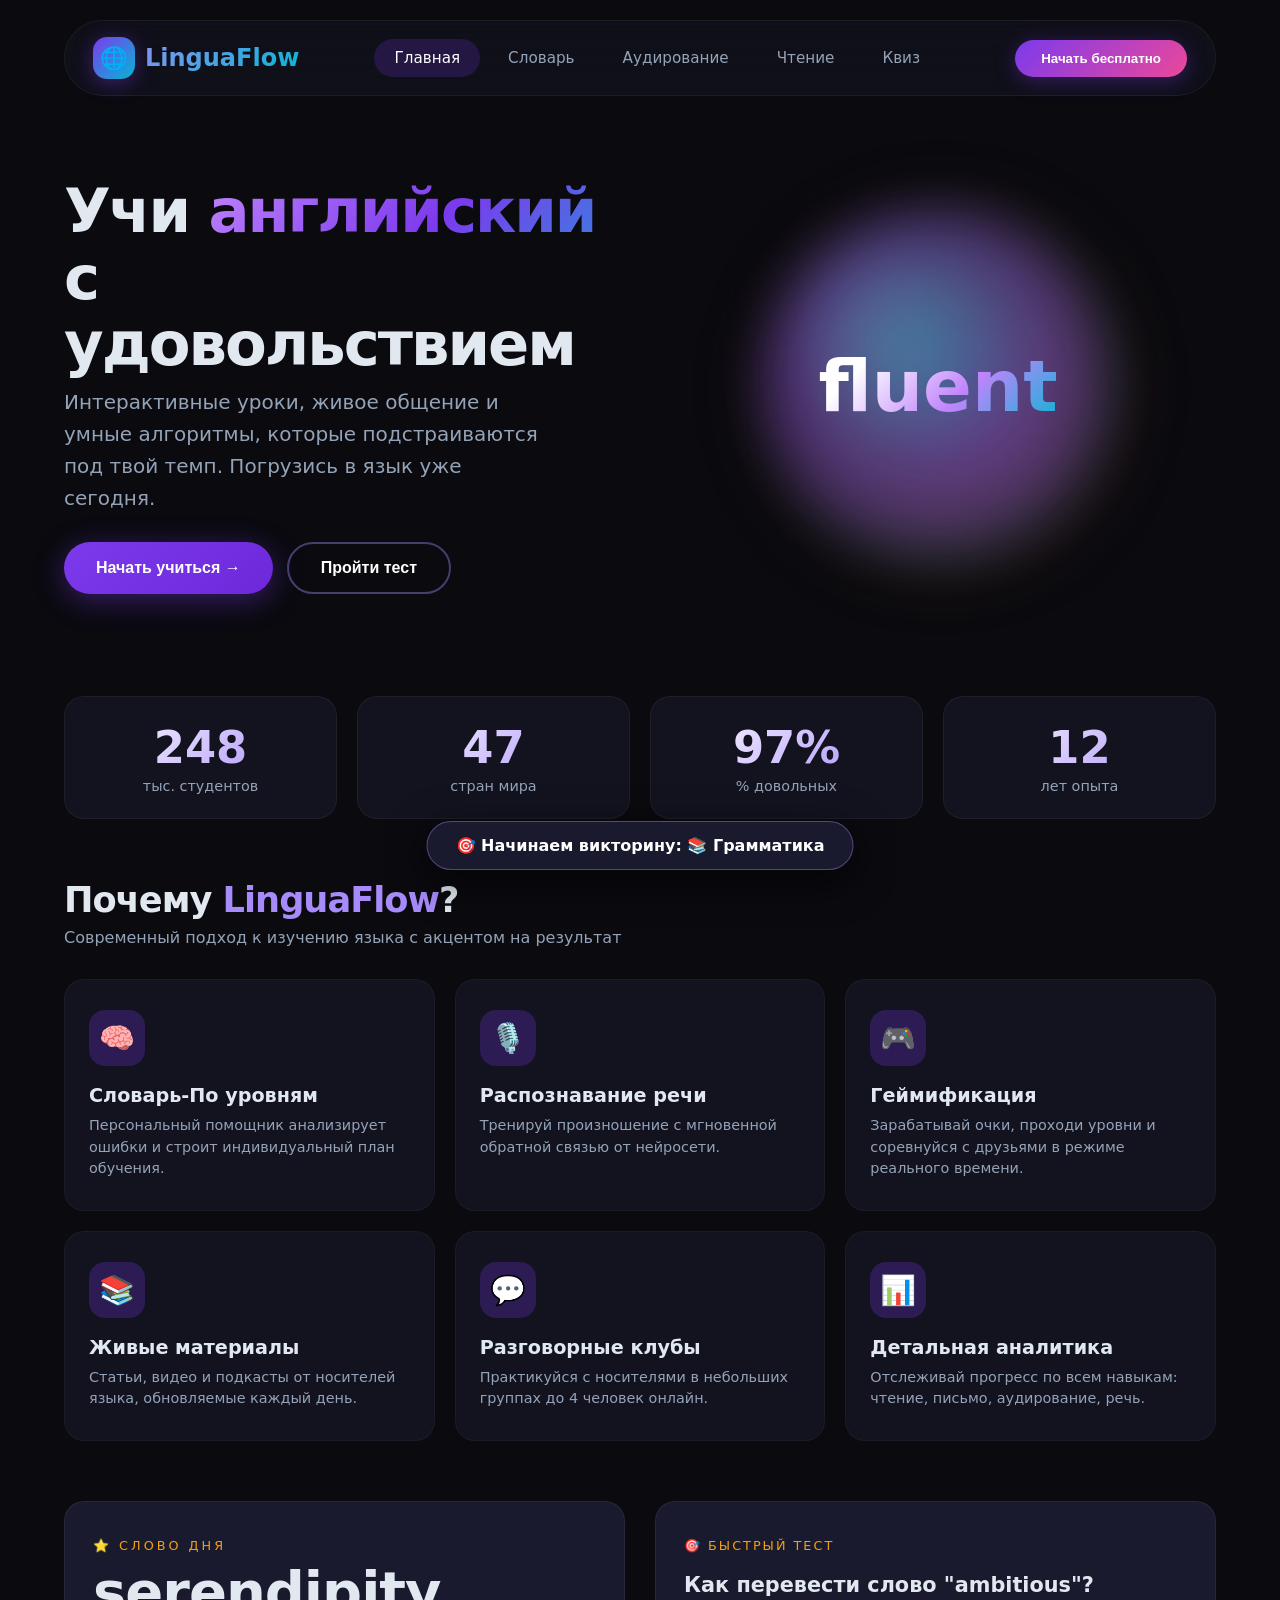
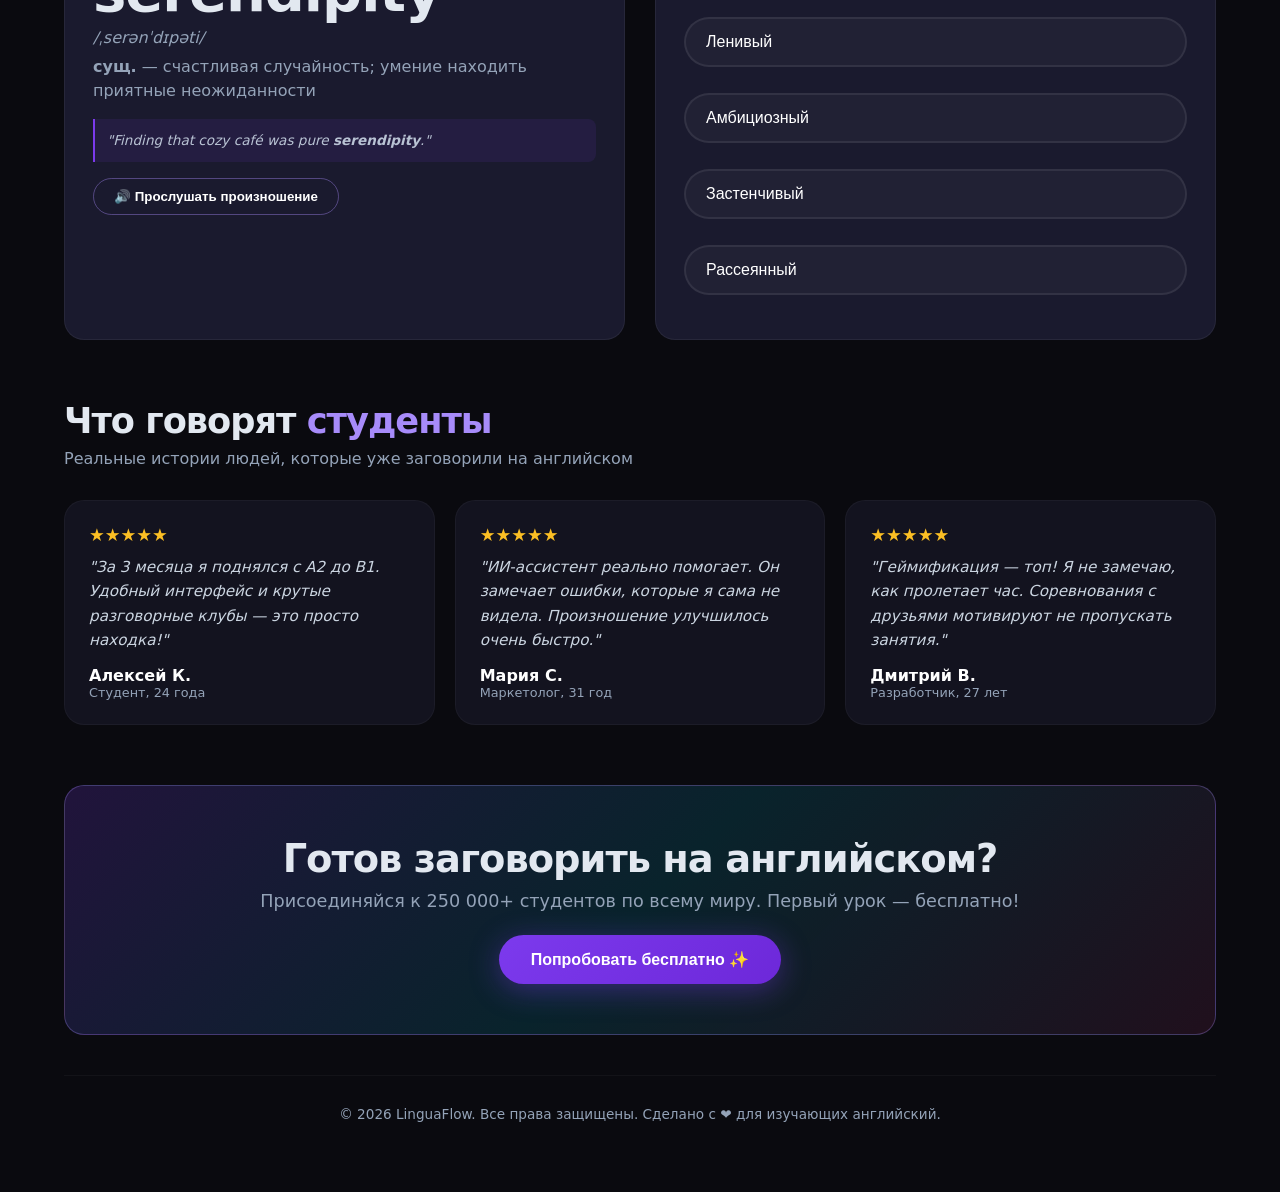
<file: test8.html>
<!DOCTYPE html>
<html lang="ru">
<head>
<meta name="google-site-verification" content="-fJ6ys-lFXdbKdJc2ROmaNjzzj_vTpsIHL7p5mGr1Y0" />
    <meta charset="UTF-8">
    <meta name="viewport" content="width=device-width, initial-scale=1.0">
    <title><meta name="description" content="LinguaFlow – интерактивная платформа для изучения английского языка. Словарь, грамматика, аудирование, чтение и квиз с анимацией. Учитесь бесплатно и с удовольствием!">
<meta name="keywords" content="английский язык, изучение английского, грамматика, словарь, аудирование, чтение, тесты, LinguaFlow"></title>
    <style>
        /* ========== СТИЛИ ИЗ ПЕРВОГО ФАЙЛА (ГЛАВНАЯ) ========== */
        :root {
            --bg: #0a0a0f;
            --surface: #13131f;
            --surface2: #1a1a2e;
            --accent: #7c3aed;
            --accent2: #a78bfa;
            --gold: #f59e0b;
            --gold2: #fbbf24;
            --text: #e2e8f0;
            --text2: #94a3b8;
            --cyan: #06b6d4;
            --pink: #ec4899;
            --green: #10b981;
            --red: #ef4444;
            --radius: 20px;
            --radius-sm: 12px;
            --transition: 0.3s cubic-bezier(0.4, 0, 0.2, 1);
        }
        * { margin: 0; padding: 0; box-sizing: border-box; }
        html { scroll-behavior: smooth; }
        body {
            font-family: 'Segoe UI', system-ui, -apple-system, sans-serif;
            background: var(--bg);
            color: var(--text);
            overflow-x: hidden;
            cursor: default;
            min-height: 100vh;
        }
        .cursor-glow {
            position: fixed;
            pointer-events: none;
            z-index: 9999;
            width: 300px;
            height: 300px;
            border-radius: 50%;
            background: radial-gradient(circle, rgba(124,58,237,0.12) 0%, rgba(124,58,237,0.02) 40%, transparent 70%);
            transform: translate(-50%, -50%);
            transition: opacity 0.4s;
            will-change: left, top;
        }
        .particles-bg {
            position: fixed;
            top: 0;
            left: 0;
            width: 100%;
            height: 100%;
            pointer-events: none;
            z-index: 0;
            overflow: hidden;
        }
        .particle-letter {
            position: absolute;
            font-family: 'Georgia', 'Times New Roman', serif;
            font-weight: bold;
            color: rgba(167,139,250,0.06);
            font-size: 40px;
            animation: floatUp linear infinite;
            user-select: none;
            pointer-events: none;
        }
        @keyframes floatUp {
            0% { transform: translateY(110vh) rotate(0deg) scale(0.5); opacity: 0; }
            5% { opacity: 1; }
            80% { opacity: 0.6; }
            100% { transform: translateY(-15vh) rotate(360deg) scale(1.8); opacity: 0; }
        }
        .main-container {
            position: relative;
            z-index: 1;
            max-width: 1200px;
            margin: 0 auto;
            padding: 20px 24px 60px;
        }
        .navbar {
            display: flex;
            align-items: center;
            justify-content: space-between;
            padding: 16px 28px;
            background: rgba(19,19,31,0.7);
            backdrop-filter: blur(20px);
            border: 1px solid rgba(255,255,255,0.06);
            border-radius: 60px;
            margin-bottom: 40px;
            position: sticky;
            top: 20px;
            z-index: 100;
            transition: var(--transition);
            flex-wrap: wrap;
            gap: 12px;
        }
        .navbar:hover {
            border-color: rgba(167,139,250,0.25);
            box-shadow: 0 8px 40px rgba(124,58,237,0.1);
        }
        .logo {
            display: flex;
            align-items: center;
            gap: 10px;
            font-size: 1.5rem;
            font-weight: 800;
            background: linear-gradient(135deg, var(--accent2), var(--cyan));
            -webkit-background-clip: text;
            background-clip: text;
            -webkit-text-fill-color: transparent;
            cursor: pointer;
        }
        .logo-icon {
            width: 42px;
            height: 42px;
            background: linear-gradient(135deg, var(--accent), var(--cyan));
            border-radius: 14px;
            display: flex;
            align-items: center;
            justify-content: center;
            font-size: 1.4rem;
            -webkit-text-fill-color: white;
            box-shadow: 0 4px 20px rgba(124,58,237,0.4);
            animation: logoPulse 3s ease-in-out infinite;
        }
        @keyframes logoPulse { 0%,100% { box-shadow: 0 4px 20px rgba(124,58,237,0.4); } 50% { box-shadow: 0 8px 35px rgba(124,58,237,0.7),0 0 60px rgba(6,182,212,0.3); } }
        .nav-links { display: flex; gap: 8px; flex-wrap: wrap; }
        .nav-link {
            padding: 10px 20px;
            border-radius: 30px;
            text-decoration: none;
            color: var(--text2);
            font-weight: 500;
            font-size: 0.95rem;
            transition: var(--transition);
            cursor: pointer;
        }
        .nav-link:hover, .nav-link.active { color: #fff; background: rgba(124,58,237,0.2); }
        .btn-cta {
            padding: 11px 26px;
            border-radius: 30px;
            border: none;
            font-weight: 600;
            background: linear-gradient(135deg, var(--accent), var(--pink));
            color: #fff;
            cursor: pointer;
            transition: var(--transition);
            box-shadow: 0 4px 20px rgba(124,58,237,0.35);
            white-space: nowrap;
        }
        .btn-cta:hover { transform: translateY(-2px); box-shadow: 0 8px 35px rgba(236,72,153,0.45); }
        /* Hero и остальные стили главной */
        .hero {
            display: grid;
            grid-template-columns: 1fr 1fr;
            gap: 40px;
            align-items: center;
            margin-bottom: 60px;
            min-height: 500px;
        }
        .hero-content h1 { font-size: 3.8rem; font-weight: 900; line-height: 1.1; letter-spacing: -2px; margin-bottom: 8px; }
        .hero-content h1 .gradient-text {
            background: linear-gradient(135deg, #c084fc 0%, #7c3aed 30%, #06b6d4 70%, #a78bfa 100%);
            background-size: 200% 200%;
            -webkit-background-clip: text;
            background-clip: text;
            -webkit-text-fill-color: transparent;
            animation: gradientShift 5s ease-in-out infinite;
        }
        @keyframes gradientShift { 0%,100% { background-position: 0% 50%; } 50% { background-position: 100% 50%; } }
        .hero-content .subtitle { font-size: 1.25rem; color: var(--text2); margin-bottom: 28px; line-height: 1.6; max-width: 480px; }
        .hero-buttons { display: flex; gap: 14px; flex-wrap: wrap; }
        .btn-primary {
            padding: 15px 32px;
            border-radius: 50px;
            border: none;
            font-weight: 700;
            font-size: 1rem;
            cursor: pointer;
            background: linear-gradient(135deg, var(--accent), #6d28d9);
            color: #fff;
            transition: var(--transition);
            box-shadow: 0 6px 30px rgba(124,58,237,0.4);
        }
        .btn-primary:hover { transform: translateY(-3px); box-shadow: 0 12px 45px rgba(124,58,237,0.55); }
        .btn-secondary {
            padding: 15px 32px;
            border-radius: 50px;
            border: 2px solid rgba(167,139,250,0.4);
            font-weight: 700;
            font-size: 1rem;
            cursor: pointer;
            background: transparent;
            color: #fff;
            transition: var(--transition);
        }
        .btn-secondary:hover { border-color: var(--accent2); background: rgba(124,58,237,0.1); box-shadow: 0 0 30px rgba(124,58,237,0.2); }
        .hero-visual { display: flex; align-items: center; justify-content: center; position: relative; }
        .orb-container { position: relative; width: 340px; height: 340px; }
        .orb { width: 100%; height: 100%; border-radius: 50%; position: absolute; filter: blur(30px); animation: orbBreath 4s ease-in-out infinite; }
        .orb:nth-child(1) { background: radial-gradient(circle at 35% 35%, rgba(167,139,250,0.5), rgba(124,58,237,0.25), rgba(6,182,212,0.15), transparent); }
        .orb:nth-child(2) { animation-delay: -1.5s; background: radial-gradient(circle at 60% 55%, rgba(236,72,153,0.4), rgba(245,158,11,0.2), transparent); filter: blur(40px); }
        .orb:nth-child(3) { animation-delay: -3s; background: radial-gradient(circle at 45% 40%, rgba(6,182,212,0.5), rgba(124,58,237,0.3), transparent); filter: blur(25px); }
        @keyframes orbBreath { 0%,100% { transform: scale(0.85); opacity: 0.7; } 50% { transform: scale(1.2); opacity: 1; } }
        .floating-word {
            position: absolute;
            top: 50%;
            left: 50%;
            transform: translate(-50%, -50%);
            font-size: 4.5rem;
            font-weight: 900;
            background: linear-gradient(135deg, #ffffff 20%, #c084fc 60%, #06b6d4 100%);
            -webkit-background-clip: text;
            background-clip: text;
            -webkit-text-fill-color: transparent;
            animation: wordFloat 5s ease-in-out infinite;
            z-index: 2;
        }
        @keyframes wordFloat { 0%,100% { transform: translate(-50%, -50%) translateY(0); } 50% { transform: translate(-50%, -50%) translateY(-18px); } }
        .stats-row { display: grid; grid-template-columns: repeat(4, 1fr); gap: 20px; margin-bottom: 60px; }
        .stat-card {
            background: var(--surface);
            border: 1px solid rgba(255,255,255,0.05);
            border-radius: var(--radius);
            padding: 24px 20px;
            text-align: center;
            transition: var(--transition);
            position: relative;
            overflow: hidden;
        }
        .stat-card:hover { transform: translateY(-6px); border-color: rgba(167,139,250,0.3); box-shadow: 0 20px 50px rgba(0,0,0,0.4); }
        .stat-number { font-size: 2.8rem; font-weight: 900; background: linear-gradient(135deg, #fff, var(--accent2)); -webkit-background-clip: text; background-clip: text; -webkit-text-fill-color: transparent; }
        .stat-label { color: var(--text2); font-size: 0.9rem; margin-top: 4px; }
        .section-title { font-size: 2.2rem; font-weight: 800; letter-spacing: -1px; margin-bottom: 8px; }
        .section-subtitle { color: var(--text2); margin-bottom: 32px; font-size: 1rem; }
        .highlight { color: var(--accent2); }
        .features-grid { display: grid; grid-template-columns: repeat(3, 1fr); gap: 20px; margin-bottom: 60px; }
        .feature-card {
            background: var(--surface);
            border: 1px solid rgba(255,255,255,0.04);
            border-radius: var(--radius);
            padding: 30px 24px;
            transition: var(--transition);
            cursor: pointer;
            position: relative;
            overflow: hidden;
        }
        .feature-card:hover { transform: translateY(-8px); border-color: rgba(167,139,250,0.35); box-shadow: 0 25px 60px rgba(0,0,0,0.5); }
        .feature-icon { width: 56px; height: 56px; border-radius: 16px; display: flex; align-items: center; justify-content: center; font-size: 1.8rem; margin-bottom: 18px; background: rgba(124,58,237,0.25); }
        .feature-card h3 { font-size: 1.2rem; font-weight: 700; margin-bottom: 8px; }
        .feature-card p { color: var(--text2); font-size: 0.9rem; line-height: 1.5; }
        .interactive-section { display: grid; grid-template-columns: 1fr 1fr; gap: 30px; margin-bottom: 60px; }
        .word-card {
            background: var(--surface2);
            border: 1px solid rgba(255,255,255,0.06);
            border-radius: var(--radius);
            padding: 36px 28px;
            transition: var(--transition);
        }
        .word-card:hover { border-color: rgba(167,139,250,0.3); box-shadow: 0 20px 50px rgba(0,0,0,0.5); }
        .word-of-day-label { font-size: 0.8rem; text-transform: uppercase; letter-spacing: 3px; color: var(--gold); margin-bottom: 6px; }
        .word-display { font-size: 3.5rem; font-weight: 900; letter-spacing: -1px; margin-bottom: 4px; }
        .word-phonetic { color: var(--text2); font-style: italic; margin-bottom: 8px; }
        .word-meaning { color: var(--text2); margin-bottom: 16px; line-height: 1.5; }
        .word-example { background: rgba(124,58,237,0.1); border-left: 3px solid var(--accent); padding: 12px 16px; border-radius: 0 8px 8px 0; font-style: italic; color: #cbd5e1; margin-bottom: 20px; }
        .btn-listen {
            display: inline-flex;
            align-items: center;
            gap: 8px;
            padding: 10px 20px;
            border-radius: 30px;
            border: 1px solid rgba(167,139,250,0.4);
            background: transparent;
            color: #fff;
            cursor: pointer;
            font-weight: 600;
            transition: var(--transition);
        }
        .btn-listen:hover { background: rgba(124,58,237,0.2); border-color: var(--accent2); }
        .quiz-card {
            background: var(--surface2);
            border: 1px solid rgba(255,255,255,0.06);
            border-radius: var(--radius);
            padding: 36px 28px;
            transition: var(--transition);
        }
        .quiz-card:hover { border-color: rgba(245,158,11,0.3); }
        .quiz-question { font-size: 1.3rem; font-weight: 700; margin-bottom: 20px; }
        .quiz-options { display: flex; flex-direction: column; gap: 10px; }
        .quiz-option {
            padding: 14px 18px;
            border-radius: var(--radius-sm);
            border: 2px solid rgba(255,255,255,0.1);
            background: transparent;
            color: #fff;
            cursor: pointer;
            font-size: 1rem;
            transition: var(--transition);
            text-align: left;
            font-weight: 500;
        }
        .quiz-option:hover { border-color: rgba(167,139,250,0.5); background: rgba(124,58,237,0.1); }
        .testimonials-row { display: grid; grid-template-columns: repeat(3, 1fr); gap: 20px; margin-bottom: 60px; }
        .testimonial-card { background: var(--surface); border: 1px solid rgba(255,255,255,0.04); border-radius: var(--radius); padding: 24px; transition: var(--transition); }
        .testimonial-card:hover { transform: translateY(-5px); border-color: rgba(167,139,250,0.2); }
        .testimonial-stars { color: var(--gold2); font-size: 1.1rem; margin-bottom: 10px; }
        .testimonial-text { color: #cbd5e1; font-style: italic; line-height: 1.6; margin-bottom: 14px; font-size: 0.95rem; }
        .testimonial-author { font-weight: 700; color: #fff; }
        .testimonial-role { color: var(--text2); font-size: 0.8rem; }
        .cta-banner {
            background: linear-gradient(135deg, rgba(124,58,237,0.2) 0%, rgba(6,182,212,0.15) 50%, rgba(236,72,153,0.1) 100%);
            border: 1px solid rgba(167,139,250,0.3);
            border-radius: var(--radius);
            padding: 50px 40px;
            text-align: center;
            position: relative;
            overflow: hidden;
            margin-bottom: 40px;
        }
        .cta-banner h2 { font-size: 2.4rem; font-weight: 900; letter-spacing: -1px; position: relative; z-index: 1; margin-bottom: 10px; }
        .cta-banner p { color: var(--text2); position: relative; z-index: 1; margin-bottom: 24px; font-size: 1.1rem; }
        .footer { text-align: center; color: var(--text2); font-size: 0.85rem; padding: 30px 0 10px; border-top: 1px solid rgba(255,255,255,0.04); }
        .toast {
            position: fixed;
            bottom: 30px;
            left: 50%;
            transform: translateX(-50%) translateY(120px);
            background: var(--surface2);
            border: 1px solid rgba(167,139,250,0.4);
            color: #fff;
            padding: 14px 28px;
            border-radius: 40px;
            font-weight: 600;
            z-index: 200;
            transition: transform 0.4s cubic-bezier(0.175,0.885,0.32,1.275);
            box-shadow: 0 10px 40px rgba(0,0,0,0.6);
        }
        .toast.show { transform: translateX(-50%) translateY(0); }
        @media (max-width:1024px) {
            .hero { grid-template-columns: 1fr; text-align: center; }
            .hero-content .subtitle { max-width: 100%; margin: 0 auto 28px; }
            .hero-buttons { justify-content: center; }
            .hero-visual { order: -1; }
            .orb-container { width: 220px; height: 220px; }
            .floating-word { font-size: 3rem; }
            .hero-content h1 { font-size: 2.6rem; }
            .features-grid { grid-template-columns: repeat(2,1fr); }
            .stats-row { grid-template-columns: repeat(2,1fr); }
            .interactive-section { grid-template-columns: 1fr; }
            .testimonials-row { grid-template-columns: 1fr 1fr; }
            .navbar { flex-wrap: wrap; gap: 10px; justify-content: center; border-radius: 30px; }
        }
        @media (max-width:640px) {
            .hero-content h1 { font-size: 2rem; }
            .features-grid, .stats-row, .testimonials-row { grid-template-columns: 1fr; }
            .cta-banner h2 { font-size: 1.6rem; }
            .nav-links { gap: 4px; }
            .nav-link { padding: 8px 14px; font-size: 0.8rem; }
            .section-title { font-size: 1.6rem; }
        }

        /* ========== СТИЛИ ИЗ ВТОРОГО ФАЙЛА (СЛОВАРЬ) ========== */
        .search-section {
            background: var(--surface);
            border-radius: var(--radius);
            padding: 24px 28px;
            margin-bottom: 40px;
            border: 1px solid rgba(255,255,255,0.05);
            backdrop-filter: blur(4px);
        }
        .search-wrapper {
            display: flex;
            gap: 16px;
            flex-wrap: wrap;
            align-items: center;
            margin-bottom: 20px;
        }
        .search-input {
            flex: 2;
            background: rgba(10,10,15,0.7);
            border: 1px solid rgba(167,139,250,0.3);
            padding: 14px 20px;
            border-radius: 60px;
            font-size: 1rem;
            color: white;
            outline: none;
            transition: var(--transition);
        }
        .search-input:focus { border-color: var(--accent2); box-shadow: 0 0 18px rgba(124,58,237,0.3); }
        .filter-group { display: flex; gap: 12px; flex-wrap: wrap; }
        .filter-btn {
            background: rgba(255,255,255,0.05);
            border: 1px solid rgba(255,255,255,0.1);
            padding: 10px 20px;
            border-radius: 40px;
            color: var(--text2);
            font-weight: 500;
            cursor: pointer;
            transition: var(--transition);
        }
        .filter-btn.active { background: var(--accent); border-color: var(--accent); color: white; box-shadow: 0 0 15px rgba(124,58,237,0.6); }
        .stats-badge {
            display: flex;
            justify-content: space-between;
            align-items: center;
            flex-wrap: wrap;
            margin-bottom: 32px;
            padding: 12px 20px;
            background: rgba(26,26,46,0.6);
            border-radius: 60px;
            border: 1px solid rgba(167,139,250,0.2);
        }
        .word-counter { font-weight: 600; color: var(--accent2); }
        .random-word-btn {
            background: linear-gradient(135deg, var(--gold), #d97706);
            border: none;
            padding: 8px 20px;
            border-radius: 40px;
            font-weight: 600;
            color: #1e1e2a;
            cursor: pointer;
            transition: var(--transition);
        }
        .random-word-btn:hover { transform: scale(1.02); box-shadow: 0 0 20px rgba(245,158,11,0.5); }
        .dictionary-grid {
            display: grid;
            grid-template-columns: repeat(auto-fill, minmax(300px, 1fr));
            gap: 28px;
            margin-bottom: 50px;
        }
        .word-card-item {
            background: var(--surface);
            border: 1px solid rgba(255,255,255,0.06);
            border-radius: var(--radius);
            padding: 24px;
            transition: all 0.35s ease;
            position: relative;
            cursor: pointer;
            animation: fadeUp 0.5s ease backwards;
        }
        @keyframes fadeUp { from { opacity: 0; transform: translateY(30px); } to { opacity: 1; transform: translateY(0); } }
        .word-card-item:hover { transform: translateY(-10px); border-color: rgba(167,139,250,0.5); box-shadow: 0 30px 50px rgba(0,0,0,0.5),0 0 0 1px rgba(124,58,237,0.2); }
        .card-level {
            position: absolute;
            top: 16px;
            right: 18px;
            background: rgba(124,58,237,0.3);
            padding: 4px 12px;
            border-radius: 40px;
            font-size: 0.7rem;
            font-weight: 700;
            backdrop-filter: blur(4px);
            color: var(--accent2);
        }
        .word-eng { font-size: 1.8rem; font-weight: 800; letter-spacing: -0.5px; margin-bottom: 6px; word-break: break-word; }
        .word-transcription { color: var(--text2); font-size: 0.85rem; font-family: monospace; margin-bottom: 8px; }
        .word-translation { font-size: 1.1rem; font-weight: 500; color: var(--cyan); margin-bottom: 12px; }
        .word-example { font-size: 0.85rem; color: #b9c3d4; line-height: 1.4; margin: 12px 0 16px; border-left: 2px solid var(--accent); padding-left: 12px; font-style: italic; }
        .card-actions { display: flex; gap: 12px; margin-top: 10px; }
        .sound-btn {
            background: rgba(167,139,250,0.15);
            border: 1px solid rgba(167,139,250,0.4);
            padding: 8px 14px;
            border-radius: 40px;
            color: white;
            font-weight: 600;
            cursor: pointer;
            transition: 0.2s;
            display: inline-flex;
            align-items: center;
            gap: 8px;
            font-size: 0.85rem;
        }
        .sound-btn:hover { background: rgba(124,58,237,0.4); border-color: var(--accent2); transform: scale(1.02); }
        .sound-btn.listening { animation: pulseMic 0.6s ease-in-out infinite; background: var(--cyan); border-color: var(--cyan); }
        @keyframes pulseMic { 0% { box-shadow: 0 0 0 0 rgba(6,182,212,0.5); } 100% { box-shadow: 0 0 0 12px rgba(6,182,212,0); } }
        .modal {
            position: fixed;
            top: 0;
            left: 0;
            width: 100%;
            height: 100%;
            background: rgba(0,0,0,0.7);
            backdrop-filter: blur(12px);
            display: flex;
            align-items: center;
            justify-content: center;
            z-index: 1000;
            opacity: 0;
            visibility: hidden;
            transition: 0.25s;
        }
        .modal.active { opacity: 1; visibility: visible; }
        .modal-content {
            background: var(--surface2);
            border: 1px solid rgba(255,255,255,0.1);
            border-radius: 32px;
            max-width: 500px;
            width: 90%;
            padding: 32px;
            position: relative;
            transform: scale(0.95);
            transition: transform 0.25s;
            box-shadow: 0 30px 60px rgba(0,0,0,0.6);
        }
        .modal.active .modal-content { transform: scale(1); }
        .modal-close { position: absolute; top: 18px; right: 22px; font-size: 28px; cursor: pointer; color: var(--text2); }
        .modal-word { font-size: 2.2rem; font-weight: 800; margin-bottom: 12px; }
        .modal-transcription { color: var(--gold2); margin-bottom: 8px; }
        .modal-meaning { font-size: 1rem; margin: 15px 0; line-height: 1.5; }
        .modal-example { background: rgba(0,0,0,0.3); padding: 12px; border-radius: 16px; font-style: italic; }

        /* ========== СТИЛИ ИЗ ТРЕТЬЕГО ФАЙЛА (АУДИРОВАНИЕ) ========== */
        .hero-listening { text-align: center; margin-bottom: 48px; }
        .hero-listening h1 { font-size: 3.5rem; font-weight: 900; letter-spacing: -2px; background: linear-gradient(135deg, #fff, var(--cyan), var(--accent2)); -webkit-background-clip: text; background-clip: text; -webkit-text-fill-color: transparent; margin-bottom: 16px; }
        .exercises-grid {
            display: grid;
            grid-template-columns: repeat(auto-fill, minmax(360px, 1fr));
            gap: 28px;
            margin-bottom: 50px;
        }
        .listening-card {
            background: var(--surface);
            border: 1px solid rgba(255,255,255,0.06);
            border-radius: var(--radius);
            padding: 24px;
            transition: all 0.3s ease;
            position: relative;
            animation: fadeUp 0.5s ease backwards;
        }
        .listening-card:hover { transform: translateY(-8px); border-color: rgba(167,139,250,0.5); box-shadow: 0 25px 45px rgba(0,0,0,0.5); }
        .card-badge { position: absolute; top: 16px; right: 18px; background: rgba(6,182,212,0.2); padding: 4px 12px; border-radius: 40px; font-size: 0.7rem; font-weight: 700; color: var(--cyan); }
        .exercise-title { font-size: 1.6rem; font-weight: 800; margin-bottom: 12px; padding-right: 60px; }
        .audio-player { background: rgba(0,0,0,0.4); border-radius: 60px; padding: 12px 16px; margin: 18px 0; display: flex; align-items: center; gap: 12px; flex-wrap: wrap; }
        .play-btn {
            background: var(--accent);
            border: none;
            width: 48px;
            height: 48px;
            border-radius: 50%;
            display: flex;
            align-items: center;
            justify-content: center;
            cursor: pointer;
            transition: 0.2s;
            font-size: 1.4rem;
            color: white;
        }
        .play-btn:hover { transform: scale(1.05); background: var(--pink); box-shadow: 0 0 15px rgba(236,72,153,0.5); }
        .play-btn.listening { animation: pulseMic 0.7s infinite; }
        .audio-label { font-size: 0.85rem; color: var(--text2); }
        .quiz-question { margin: 20px 0 12px; font-weight: 700; }
        .quiz-option {
            display: block;
            margin: 8px 0;
            background: rgba(255,255,255,0.03);
            padding: 10px 14px;
            border-radius: 60px;
            cursor: pointer;
            transition: 0.2s;
        }
        .quiz-option:hover { background: rgba(124,58,237,0.2); }
        .quiz-option input { margin-right: 12px; accent-color: var(--accent); }
        .submit-answer {
            background: linear-gradient(135deg, var(--gold), #d97706);
            border: none;
            padding: 8px 20px;
            border-radius: 40px;
            font-weight: 600;
            color: #1e1e2a;
            margin-top: 12px;
            cursor: pointer;
        }
        .feedback { margin-top: 14px; font-size: 0.85rem; padding: 8px; border-radius: 12px; }
        .transcript { margin-top: 20px; border-top: 1px dashed rgba(255,255,255,0.1); padding-top: 16px; font-size: 0.85rem; color: var(--text2); cursor: pointer; transition: 0.2s; }
        .transcript:hover { color: var(--accent2); }
        .transcript-text { display: none; background: rgba(0,0,0,0.3); padding: 12px; border-radius: 16px; margin-top: 10px; font-style: italic; }
        .transcript-text.show { display: block; }
        .progress-stats { background: var(--surface2); border-radius: var(--radius); padding: 24px; text-align: center; margin-top: 20px; border: 1px solid rgba(255,255,255,0.05); }
        .progress-bar-container { height: 12px; background: rgba(255,255,255,0.1); border-radius: 20px; margin: 12px 0; overflow: hidden; }
        .progress-fill { height: 100%; width: 0%; background: linear-gradient(90deg, var(--accent), var(--cyan)); border-radius: 20px; transition: width 0.5s; }

        /* ========== СТИЛИ ИЗ ЧЕТВЁРТОГО ФАЙЛА (ЧТЕНИЕ) ========== */
        .hero-reading { text-align: center; margin-bottom: 48px; }
        .hero-reading h1 { font-size: 3.5rem; font-weight: 900; letter-spacing: -2px; background: linear-gradient(135deg, #fff, var(--gold), var(--accent2)); -webkit-background-clip: text; background-clip: text; -webkit-text-fill-color: transparent; margin-bottom: 16px; }
        .reading-grid {
            display: grid;
            grid-template-columns: repeat(auto-fill, minmax(360px, 1fr));
            gap: 28px;
            margin-bottom: 50px;
        }
        .reading-card {
            background: var(--surface);
            border: 1px solid rgba(255,255,255,0.06);
            border-radius: var(--radius);
            padding: 24px;
            transition: all 0.3s ease;
            position: relative;
            animation: fadeUp 0.5s ease backwards;
        }
        .reading-card:hover { transform: translateY(-8px); border-color: rgba(167,139,250,0.5); box-shadow: 0 25px 45px rgba(0,0,0,0.5); }
        .reading-card .card-badge { background: rgba(245,158,11,0.2); color: var(--gold); }
        .reading-title { font-size: 1.6rem; font-weight: 800; margin-bottom: 12px; padding-right: 60px; }
        .text-preview { color: var(--text2); font-size: 0.9rem; line-height: 1.5; margin: 16px 0; background: rgba(0,0,0,0.2); padding: 12px; border-radius: 16px; max-height: 120px; overflow: hidden; }
        .full-text { display: none; background: rgba(0,0,0,0.3); padding: 16px; border-radius: 16px; margin: 16px 0; line-height: 1.6; font-size: 0.9rem; }
        .full-text.show { display: block; }
        .toggle-text-btn { background: transparent; border: 1px solid var(--accent2); color: var(--accent2); padding: 6px 16px; border-radius: 40px; cursor: pointer; font-size: 0.8rem; margin-bottom: 12px; transition: 0.2s; }
        .toggle-text-btn:hover { background: rgba(124,58,237,0.2); }

        /* ========== СТИЛИ ИЗ ПЯТОГО ФАЙЛА (КВИЗ) ========== */
        .hero-quiz { text-align: center; margin-bottom: 40px; }
        .hero-quiz h1 { font-size: 3.5rem; font-weight: 900; letter-spacing: -2px; background: linear-gradient(135deg, #fff, var(--pink), var(--gold)); -webkit-background-clip: text; background-clip: text; -webkit-text-fill-color: transparent; margin-bottom: 16px; }
        .category-tabs { display: flex; justify-content: center; gap: 16px; margin-bottom: 36px; flex-wrap: wrap; }
        .cat-btn {
            background: rgba(19,19,31,0.8);
            border: 1px solid rgba(255,255,255,0.08);
            padding: 12px 28px;
            border-radius: 60px;
            font-size: 1rem;
            font-weight: 700;
            color: var(--text2);
            cursor: pointer;
            transition: all 0.2s;
            backdrop-filter: blur(8px);
        }
        .cat-btn.active { background: linear-gradient(135deg, var(--accent), #4f46e5); color: white; border-color: var(--accent2); box-shadow: 0 8px 25px rgba(124,58,237,0.4); }
        .cat-btn:hover:not(.active) { background: rgba(124,58,237,0.2); color: white; }
        .quiz-card-main {
            background: var(--surface);
            border: 1px solid rgba(255,255,255,0.06);
            border-radius: var(--radius);
            padding: 32px;
            transition: var(--transition);
            margin-bottom: 30px;
        }
        .quiz-header {
            display: flex;
            justify-content: space-between;
            align-items: baseline;
            flex-wrap: wrap;
            margin-bottom: 28px;
            padding-bottom: 12px;
            border-bottom: 1px solid rgba(255,255,255,0.1);
        }
        .quiz-stats { display: flex; gap: 24px; font-size: 0.9rem; color: var(--text2); }
        .quiz-stats span { color: var(--gold); font-weight: 700; }
        .question-counter { font-weight: 700; color: var(--accent2); }
        .question-text { font-size: 1.6rem; font-weight: 700; margin-bottom: 28px; line-height: 1.3; }
        .options-list { display: flex; flex-direction: column; gap: 14px; margin-bottom: 32px; }
        .quiz-option {
            background: rgba(255,255,255,0.03);
            border: 2px solid rgba(255,255,255,0.08);
            border-radius: 60px;
            padding: 14px 20px;
            cursor: pointer;
            transition: all 0.2s;
            font-size: 1rem;
            font-weight: 500;
        }
        .quiz-option:hover { background: rgba(124,58,237,0.15); border-color: var(--accent2); }
        .quiz-option.selected { background: rgba(124,58,237,0.3); border-color: var(--accent); box-shadow: 0 0 12px rgba(124,58,237,0.3); }
        .quiz-option.correct-highlight { background: rgba(16,185,129,0.25); border-color: var(--green); }
        .quiz-option.wrong-highlight { background: rgba(239,68,68,0.2); border-color: var(--red); }
        .next-btn {
            background: linear-gradient(135deg, var(--accent), var(--cyan));
            border: none;
            padding: 14px 32px;
            border-radius: 60px;
            font-weight: 700;
            font-size: 1rem;
            color: white;
            cursor: pointer;
            transition: var(--transition);
            width: 100%;
        }
        .next-btn:hover { transform: translateY(-2px); box-shadow: 0 8px 30px rgba(6,182,212,0.4); }
        .result-score { font-size: 3rem; font-weight: 900; margin: 16px 0; background: linear-gradient(135deg, var(--gold), var(--pink)); -webkit-background-clip: text; background-clip: text; -webkit-text-fill-color: transparent; }
        .restart-btn { background: linear-gradient(135deg, var(--accent), var(--pink)); border: none; padding: 12px 28px; border-radius: 60px; font-weight: 700; color: white; margin-top: 20px; cursor: pointer; }

        /* Общие для страниц */
        .page { display: none; }
        .page.active-page { display: block; }
    </style>
</head>
<body>

<div class="cursor-glow" id="cursorGlow"></div>
<div class="particles-bg" id="particlesBg"></div>
<div class="toast" id="toast"></div>

<div class="main-container">
    <nav class="navbar">
        <div class="logo" id="logoHome">
            <div class="logo-icon">🌐</div>
            LinguaFlow
        </div>
        <div class="nav-links">
            <a class="nav-link active" data-page="home">Главная</a>
            <a class="nav-link" data-page="dictionary">Словарь</a>
            <a class="nav-link" data-page="listening">Аудирование</a>
            <a class="nav-link" data-page="reading">Чтение</a>
            <a class="nav-link" data-page="quiz">Квиз</a>
        </div>
        <button class="btn-cta" onclick="showToast('🚀 Бесплатный пробный урок активирован!')">Начать бесплатно</button>
    </nav>

    <!-- ================= СТРАНИЦА 1: ГЛАВНАЯ ================= -->
    <div id="homePage" class="page active-page">
        <section class="hero">
            <div class="hero-content">
                <h1>Учи <span class="gradient-text">английский</span><br>с удовольствием</h1>
                <p class="subtitle">Интерактивные уроки, живое общение и умные алгоритмы, которые подстраиваются под твой темп. Погрузись в язык уже сегодня.</p>
                <div class="hero-buttons">
                    <button class="btn-primary" onclick="showToast('🎉 Отлично! Твой путь к свободному английскому начинается!')">Начать учиться →</button>
                    <button class="btn-secondary" onclick="document.getElementById('quizHome').scrollIntoView({behavior:'smooth'})">Пройти тест</button>
                </div>
            </div>
            <div class="hero-visual"><div class="orb-container"><div class="orb"></div><div class="orb"></div><div class="orb"></div><div class="floating-word">fluent</div></div></div>
        </section>
        <div class="stats-row">
            <div class="stat-card"><div class="stat-number" data-count="250">0</div><div class="stat-label">тыс. студентов</div></div>
            <div class="stat-card"><div class="stat-number" data-count="47">0</div><div class="stat-label">стран мира</div></div>
            <div class="stat-card"><div class="stat-number" data-count="98">0</div><div class="stat-label">% довольных</div></div>
            <div class="stat-card"><div class="stat-number" data-count="12">0</div><div class="stat-label">лет опыта</div></div>
        </div>
        <div id="features">
            <h2 class="section-title">Почему <span class="highlight">LinguaFlow</span>?</h2>
            <p class="section-subtitle">Современный подход к изучению языка с акцентом на результат</p>
            <div class="features-grid">
                <div class="feature-card"><div class="feature-icon">🧠</div><h3>Словарь-По уровням</h3><p>Персональный помощник анализирует ошибки и строит индивидуальный план обучения.</p></div>
                <div class="feature-card"><div class="feature-icon">🎙️</div><h3>Распознавание речи</h3><p>Тренируй произношение с мгновенной обратной связью от нейросети.</p></div>
                <div class="feature-card"><div class="feature-icon">🎮</div><h3>Геймификация</h3><p>Зарабатывай очки, проходи уровни и соревнуйся с друзьями в режиме реального времени.</p></div>
                <div class="feature-card"><div class="feature-icon">📚</div><h3>Живые материалы</h3><p>Статьи, видео и подкасты от носителей языка, обновляемые каждый день.</p></div>
                <div class="feature-card"><div class="feature-icon">💬</div><h3>Разговорные клубы</h3><p>Практикуйся с носителями в небольших группах до 4 человек онлайн.</p></div>
                <div class="feature-card"><div class="feature-icon">📊</div><h3>Детальная аналитика</h3><p>Отслеживай прогресс по всем навыкам: чтение, письмо, аудирование, речь.</p></div>
            </div>
        </div>
        <div class="interactive-section" id="quizHome">
            <div class="word-card" id="wordCard">
                <div class="word-of-day-label">⭐ Слово дня</div>
                <div class="word-display" id="wordDisplay">serendipity</div>
                <div class="word-phonetic">/ˌserənˈdɪpəti/</div>
                <div class="word-meaning"><strong>сущ.</strong> — счастливая случайность; умение находить приятные неожиданности</div>
                <div class="word-example">"Finding that cozy café was pure <strong>serendipity</strong>."</div>
                <button class="btn-listen" id="btnListen" onclick="simulateListen()">🔊 Прослушать произношение</button>
            </div>
            <div class="quiz-card" id="quizCard">
                <p style="font-size:0.8rem;text-transform:uppercase;letter-spacing:2px;color:var(--gold);margin-bottom:6px;">🎯 Быстрый тест</p>
                <p class="quiz-question" id="quizQuestion">Как перевести слово <strong>"ambitious"</strong>?</p>
                <div class="quiz-options" id="quizOptions">
                    <button class="quiz-option" data-correct="false">Ленивый</button>
                    <button class="quiz-option" data-correct="true">Амбициозный</button>
                    <button class="quiz-option" data-correct="false">Застенчивый</button>
                    <button class="quiz-option" data-correct="false">Рассеянный</button>
                </div>
            </div>
        </div>
        <div id="reviews">
            <h2 class="section-title">Что говорят <span class="highlight">студенты</span></h2>
            <p class="section-subtitle">Реальные истории людей, которые уже заговорили на английском</p>
            <div class="testimonials-row">
                <div class="testimonial-card"><div class="testimonial-stars">★★★★★</div><p class="testimonial-text">"За 3 месяца я поднялся с A2 до B1. Удобный интерфейс и крутые разговорные клубы — это просто находка!"</p><p class="testimonial-author">Алексей К.</p><p class="testimonial-role">Студент, 24 года</p></div>
                <div class="testimonial-card"><div class="testimonial-stars">★★★★★</div><p class="testimonial-text">"ИИ-ассистент реально помогает. Он замечает ошибки, которые я сама не видела. Произношение улучшилось очень быстро."</p><p class="testimonial-author">Мария С.</p><p class="testimonial-role">Маркетолог, 31 год</p></div>
                <div class="testimonial-card"><div class="testimonial-stars">★★★★★</div><p class="testimonial-text">"Геймификация — топ! Я не замечаю, как пролетает час. Соревнования с друзьями мотивируют не пропускать занятия."</p><p class="testimonial-author">Дмитрий В.</p><p class="testimonial-role">Разработчик, 27 лет</p></div>
            </div>
        </div>
        <div class="cta-banner"><h2>Готов заговорить на английском?</h2><p>Присоединяйся к 250 000+ студентов по всему миру. Первый урок — бесплатно!</p><button class="btn-primary" onclick="showToast('🎁 Поздравляем! Бесплатный доступ открыт на 7 дней!')">Попробовать бесплатно ✨</button></div>
    </div>

    <!-- ================= СТРАНИЦА 2: СЛОВАРЬ (без лишнего текста) ================= -->
    <div id="dictionaryPage" class="page">
        <div class="search-section">
            <div class="search-wrapper">
                <input type="text" class="search-input" id="searchInput" placeholder="🔍 Поиск слова или перевода...">
                <div class="filter-group" id="filterGroup">
                    <button data-filter="all" class="filter-btn active">Все слова</button>
                    <button data-filter="A1" class="filter-btn">A1 (Начальный)</button>
                    <button data-filter="A2" class="filter-btn">A2 (Базовый)</button>
                    <button data-filter="B1" class="filter-btn">B1 (Средний)</button>
                    <button data-filter="B2" class="filter-btn">B2 (Выше среднего)</button>
                </div>
            </div>
            <div class="stats-badge">
                <span class="word-counter" id="wordCounter">📖 Показано: 0 слов</span>
                <button class="random-word-btn" id="randomWordBtn">🎲 Случайное слово</button>
            </div>
        </div>
        <div class="dictionary-grid" id="dictionaryGrid"></div>
        <div class="footer"><p>© 2026 LinguaFlow — Словарь с душой. Учись эффективно и с анимацией ✨</p></div>
    </div>
<!-- ================= СТРАНИЦА: ГРАММАТИКА ================= -->
<div id="grammarPage" class="page">
    <div style="text-align:center; margin-bottom:30px;">
        <h1 style="font-size:2.5rem;">🎓 Грамматика English</h1>
        <p>Тест на уровень + темы с видео и тестами</p>
    </div>
    <div class="grammar-tabs" id="grammarTabs">
        <button class="grammar-tab-btn active" data-tab="level">📊 Определить уровень</button>
        <button class="grammar-tab-btn" data-tab="topics">📚 Темы грамматики</button>
    </div>
    <div id="grammarLevelPanel" class="grammar-panel">
        <h3>🔍 Определи свой уровень</h3>
        <div id="levelTestContainer"></div>
        <button id="submitLevelBtn" class="btn-primary" style="margin-top:20px;">Узнать уровень →</button>
        <div id="levelResult" style="margin-top:20px;"></div>
    </div>
    <div id="grammarTopicsPanel" class="grammar-panel" style="display:none;">
        <h3>📚 Выберите тему</h3>
        <div id="topicsGrid" class="topics-grid"></div>
    </div>
</div>

    <!-- ================= СТРАНИЦА 3: АУДИРОВАНИЕ ================= -->
    <div id="listeningPage" class="page">
        <div class="hero-listening"><h1>👂 Listening Lab</h1><p>Аудирование — ключ к живому английскому. Слушай диалоги, выполняй задания и улучшай понимание речи.</p></div>
        <div class="exercises-grid" id="exercisesGrid"></div>
        <div class="progress-stats"><h3>📊 Ваш прогресс в аудировании</h3><div class="progress-bar-container"><div class="progress-fill" id="progressFill"></div></div><p id="progressText">Выполнено 0 из 0 упражнений</p></div>
        <div class="footer"><p>© 2026 LinguaFlow — Тренируй уши с удовольствием ✨</p></div>
    </div>

    <!-- ================= СТРАНИЦА 4: ЧТЕНИЕ ================= -->
    <div id="readingPage" class="page">
        <div class="hero-reading"><h1>📚 Reading Club</h1><p>Развивай навык чтения с интересными текстами, вопросами и мгновенной обратной связью.</p></div>
        <div class="reading-grid" id="readingGrid"></div>
        <div class="progress-stats"><h3>📊 Ваш прогресс в чтении</h3><div class="progress-bar-container"><div class="progress-fill" id="readingProgressFill"></div></div><p id="readingProgressText">Выполнено 0 из 0 текстов</p></div>
        <div class="footer"><p>© 2026 LinguaFlow — Чтение с пониманием ✨</p></div>
    </div>

    <!-- ================= СТРАНИЦА 5: КВИЗ ================= -->
    <div id="quizPage" class="page">
        <div class="hero-quiz"><h1>🧪 Quiz Arena</h1><p>Выбери категорию и проверь, насколько хорошо ты знаешь английский!</p></div>
        <div class="category-tabs" id="categoryTabs"></div>
        <div class="quiz-card-main">
            <div class="quiz-header">
                <div class="quiz-stats"><span>🎯 Счёт: <span id="scoreValue">0</span></span><span>📊 Правильных: <span id="correctCount">0</span></span></div>
                <div class="question-counter" id="questionCounter">Вопрос 1 / 5</div>
            </div>
            <div class="question-text" id="questionText">Загрузка...</div>
            <div class="options-list" id="optionsList"></div>
            <button class="next-btn" id="nextBtn">Следующий вопрос →</button>
        </div>
        <div class="footer"><p>© 2026 LinguaFlow — Учись и играй с Quiz ✨</p></div>
    </div>

    <div class="footer"><p>© 2026 LinguaFlow. Все права защищены. Сделано с ❤️ для изучающих английский.</p></div>
</div>

<!-- Модальное окно для словаря -->
<div id="wordModal" class="modal">
    <div class="modal-content">
        <span class="modal-close" id="closeModalBtn">&times;</span>
        <div class="modal-word" id="modalWord">Serendipity</div>
        <div class="modal-transcription" id="modalTranscription">/ˌserənˈdɪpəti/</div>
        <div class="modal-meaning" id="modalMeaning"><strong>Значение:</strong> счастливая случайность</div>
        <div class="modal-example" id="modalExample">Пример: Finding that café was pure serendipity.</div>
        <button class="sound-btn" id="modalSoundBtn" style="margin-top:20px;">🔊 Прослушать</button>
    </div>
</div>

<!-- Модальное окно результата квиза -->
<div id="resultModal" class="modal">
    <div class="modal-content">
        <span class="modal-close" id="closeResultModal">&times;</span>
        <h2>🏆 Результат</h2>
        <div class="result-score" id="finalScore">0 / 0</div>
        <p id="resultMessage">Отличная работа!</p>
        <button class="restart-btn" id="restartQuizBtn">🔄 Пройти ещё раз</button>
    </div>
</div>

<script>
    // ========== ОБЩАЯ ФУНКЦИЯ TOAST ==========
    function showToast(message) {
        const toast = document.getElementById('toast');
        toast.textContent = message;
        toast.classList.add('show');
        setTimeout(() => toast.classList.remove('show'), 2800);
    }

    // ========== ПЕРЕКЛЮЧЕНИЕ СТРАНИЦ ==========
    function switchPage(pageId) {
        document.querySelectorAll('.page').forEach(p => p.classList.remove('active-page'));
        document.getElementById(pageId + 'Page').classList.add('active-page');
        document.querySelectorAll('.nav-link').forEach(link => {
            link.classList.remove('active');
            if (link.getAttribute('data-page') === pageId) link.classList.add('active');
        });
if (pageId === 'grammar') {
    if (typeof renderLevelTest === 'function') renderLevelTest();
    if (typeof renderTopicsGrid === 'function') renderTopicsGrid();
    // также можно вызвать переключение вкладок, если нужно
}
        if (pageId === 'dictionary') renderDictionary();
        if (pageId === 'listening') renderExercises();
        if (pageId === 'reading') renderReadingCards();
        if (pageId === 'quiz') startNewQuiz();
        window.scrollTo({top:0, behavior:'smooth'});
    }
    document.querySelectorAll('.nav-link').forEach(link => {
        link.addEventListener('click', (e) => {
            const page = link.getAttribute('data-page');
            if (page) switchPage(page);
        });
    });
    document.getElementById('logoHome').addEventListener('click', () => switchPage('home'));

    // ========== СЛОВАРЬ ==========
   const wordsDatabase = [
    // ==================== УРОВЕНЬ A1 (50 слов) ====================
    { word: "Apple", transcription: "/ˈæpəl/", translation: "Яблоко", level: "A1", example: "She eats an apple every day.", meaning: "Круглый фрукт с красной или зелёной кожурой." },
    { word: "Book", transcription: "/bʊk/", translation: "Книга", level: "A1", example: "I read a book before sleep.", meaning: "Набор печатных страниц, переплетённых вместе." },
    { word: "Car", transcription: "/kɑːr/", translation: "Машина", level: "A1", example: "He drives a new car.", meaning: "Транспортное средство с двигателем." },
    { word: "Dog", transcription: "/dɒɡ/", translation: "Собака", level: "A1", example: "My dog likes to play.", meaning: "Домашнее животное, которое лает." },
    { word: "House", transcription: "/haʊs/", translation: "Дом", level: "A1", example: "They live in a big house.", meaning: "Здание для проживания семьи." },
    { word: "Happy", transcription: "/ˈhæpi/", translation: "Счастливый", level: "A1", example: "She is happy today.", meaning: "Испытывающий радость." },
    { word: "Sad", transcription: "/sæd/", translation: "Грустный", level: "A1", example: "He felt sad after the movie.", meaning: "Испытывающий печаль." },
    { word: "Big", transcription: "/bɪɡ/", translation: "Большой", level: "A1", example: "This is a big room.", meaning: "Большого размера." },
    { word: "Small", transcription: "/smɔːl/", translation: "Маленький", level: "A1", example: "They have a small garden.", meaning: "Небольшого размера." },
    { word: "Red", transcription: "/red/", translation: "Красный", level: "A1", example: "Her dress is red.", meaning: "Цвет крови." },
    { word: "Blue", transcription: "/bluː/", translation: "Синий", level: "A1", example: "The sky is blue.", meaning: "Цвет неба." },
    { word: "Green", transcription: "/ɡriːn/", translation: "Зелёный", level: "A1", example: "Grass is green.", meaning: "Цвет травы." },
    { word: "Yellow", transcription: "/ˈjeləʊ/", translation: "Жёлтый", level: "A1", example: "The sun is yellow.", meaning: "Цвет цыплёнка." },
    { word: "Mother", transcription: "/ˈmʌðər/", translation: "Мама", level: "A1", example: "I love my mother.", meaning: "Женщина-родитель." },
    { word: "Father", transcription: "/ˈfɑːðər/", translation: "Папа", level: "A1", example: "My father works hard.", meaning: "Мужчина-родитель." },
    { word: "Brother", transcription: "/ˈbrʌðər/", translation: "Брат", level: "A1", example: "He is my older brother.", meaning: "Мальчик или мужчина, имеющий общих родителей." },
    { word: "Sister", transcription: "/ˈsɪstər/", translation: "Сестра", level: "A1", example: "She is my little sister.", meaning: "Девушка или женщина, имеющая общих родителей." },
    { word: "Friend", transcription: "/frend/", translation: "Друг", level: "A1", example: "We are best friends.", meaning: "Человек, с которым у вас близкие отношения." },
    { word: "School", transcription: "/skuːl/", translation: "Школа", level: "A1", example: "I go to school by bus.", meaning: "Учебное заведение." },
    { word: "Teacher", transcription: "/ˈtiːtʃər/", translation: "Учитель", level: "A1", example: "My teacher is kind.", meaning: "Человек, который обучает." },
    { word: "Student", transcription: "/ˈstjuːdnt/", translation: "Студент", level: "A1", example: "She is a good student.", meaning: "Человек, который учится." },
    { word: "Water", transcription: "/ˈwɔːtər/", translation: "Вода", level: "A1", example: "Drink water every day.", meaning: "Прозрачная жидкость, необходимая для жизни." },
    { word: "Food", transcription: "/fuːd/", translation: "Еда", level: "A1", example: "I like Italian food.", meaning: "Всё, что можно есть." },
    { word: "Work", transcription: "/wɜːk/", translation: "Работа", level: "A1", example: "He goes to work at 8 AM.", meaning: "Деятельность за зарплату." },
    { word: "Sleep", transcription: "/sliːp/", translation: "Спать", level: "A1", example: "I need to sleep early.", meaning: "Состояние отдыха тела и разума." },
    { word: "Run", transcription: "/rʌn/", translation: "Бегать", level: "A1", example: "He runs every morning.", meaning: "Быстро передвигаться на ногах." },
    { word: "Walk", transcription: "/wɔːk/", translation: "Идти пешком", level: "A1", example: "We walk to the park.", meaning: "Передвигаться шагом." },
    { word: "Eat", transcription: "/iːt/", translation: "Есть", level: "A1", example: "I eat breakfast at 7.", meaning: "Принимать пищу." },
    { word: "Drink", transcription: "/drɪŋk/", translation: "Пить", level: "A1", example: "Drink some water.", meaning: "Потреблять жидкость." },
    { word: "Love", transcription: "/lʌv/", translation: "Любить", level: "A1", example: "I love my family.", meaning: "Испытывать сильную привязанность." },
    { word: "Like", transcription: "/laɪk/", translation: "Нравиться", level: "A1", example: "I like ice cream.", meaning: "Находить приятным." },
    { word: "Go", transcription: "/ɡəʊ/", translation: "Идти", level: "A1", example: "Let's go home.", meaning: "Перемещаться в другое место." },
    { word: "Come", transcription: "/kʌm/", translation: "Приходить", level: "A1", example: "Come here, please.", meaning: "Двигаться в сторону говорящего." },
    { word: "See", transcription: "/siː/", translation: "Видеть", level: "A1", example: "I see a bird.", meaning: "Воспринимать глазами." },
    { word: "Look", transcription: "/lʊk/", translation: "Смотреть", level: "A1", example: "Look at the board.", meaning: "Направлять взгляд." },
    { word: "Listen", transcription: "/ˈlɪsn/", translation: "Слушать", level: "A1", example: "Listen to music.", meaning: "Уделять внимание звукам." },
    { word: "Speak", transcription: "/spiːk/", translation: "Говорить", level: "A1", example: "He speaks English.", meaning: "Издавать слова." },
    { word: "Read", transcription: "/riːd/", translation: "Читать", level: "A1", example: "I read a book.", meaning: "Понимать написанное." },
    { word: "Write", transcription: "/raɪt/", translation: "Писать", level: "A1", example: "Write your name.", meaning: "Наносить символы на поверхность." },
    { word: "Open", transcription: "/ˈəʊpən/", translation: "Открывать", level: "A1", example: "Open the door.", meaning: "Перемещать препятствие в сторону." },
    { word: "Close", transcription: "/kləʊz/", translation: "Закрывать", level: "A1", example: "Close the window.", meaning: "Перемещать препятствие на место." },
    { word: "Help", transcription: "/help/", translation: "Помогать", level: "A1", example: "Can you help me?", meaning: "Оказывать поддержку." },
    { word: "Ask", transcription: "/ɑːsk/", translation: "Спрашивать", level: "A1", example: "Ask a question.", meaning: "Обращаться с просьбой или вопросом." },
    { word: "Answer", transcription: "/ˈɑːnsər/", translation: "Отвечать", level: "A1", example: "Answer the phone.", meaning: "Давать ответ." },
    { word: "Give", transcription: "/ɡɪv/", translation: "Давать", level: "A1", example: "Give me a pen.", meaning: "Передавать что-то кому-то." },
    { word: "Take", transcription: "/teɪk/", translation: "Брать", level: "A1", example: "Take your bag.", meaning: "Взять в руки." },
    { word: "Want", transcription: "/wɒnt/", translation: "Хотеть", level: "A1", example: "I want coffee.", meaning: "Желать или нуждаться." },
    { word: "Need", transcription: "/niːd/", translation: "Нуждаться", level: "A1", example: "I need help.", meaning: "Требовать обязательного наличия." },
    { word: "Have", transcription: "/hæv/", translation: "Иметь", level: "A1", example: "I have a car.", meaning: "Владеть чем-то." },
    { word: "Be", transcription: "/biː/", translation: "Быть", level: "A1", example: "I am happy.", meaning: "Существовать или находиться в состоянии." },

    // ==================== УРОВЕНЬ A2 (50 слов) ====================
    { word: "Carefully", transcription: "/ˈkeəfəli/", translation: "Осторожно", level: "A2", example: "Drive carefully on ice.", meaning: "С большим вниманием к безопасности." },
    { word: "Dangerous", transcription: "/ˈdeɪndʒərəs/", translation: "Опасный", level: "A2", example: "This road is dangerous.", meaning: "Способный причинить вред." },
    { word: "Exciting", transcription: "/ɪkˈsaɪtɪŋ/", translation: "Волнующий", level: "A2", example: "The movie was exciting.", meaning: "Вызывающий интерес и энтузиазм." },
    { word: "Famous", transcription: "/ˈfeɪməs/", translation: "Известный", level: "A2", example: "He is a famous singer.", meaning: "Известный многим людям." },
    { word: "Holiday", transcription: "/ˈhɒlədeɪ/", translation: "Праздник", level: "A2", example: "We go on holiday in July.", meaning: "День отдыха от работы или учёбы." },
    { word: "Important", transcription: "/ɪmˈpɔːtnt/", translation: "Важный", level: "A2", example: "It's important to study.", meaning: "Имеющий большое значение." },
    { word: "Journey", transcription: "/ˈdʒɜːni/", translation: "Путешествие", level: "A2", example: "The train journey was long.", meaning: "Поездка из одного места в другое." },
    { word: "Knowledge", transcription: "/ˈnɒlɪdʒ/", translation: "Знание", level: "A2", example: "He has deep knowledge.", meaning: "Понимание фактов или навыков." },
    { word: "Language", transcription: "/ˈlæŋɡwɪdʒ/", translation: "Язык", level: "A2", example: "English is a global language.", meaning: "Система общения с помощью слов." },
    { word: "Modern", transcription: "/ˈmɒdn/", translation: "Современный", level: "A2", example: "This is a modern building.", meaning: "Относящийся к настоящему времени." },
    { word: "Notice", transcription: "/ˈnəʊtɪs/", translation: "Замечать", level: "A2", example: "Did you notice the change?", meaning: "Обращать внимание на что-то." },
    { word: "Offer", transcription: "/ˈɒfər/", translation: "Предлагать", level: "A2", example: "I offered my help.", meaning: "Выражать готовность сделать что-то." },
    { word: "Perhaps", transcription: "/pəˈhæps/", translation: "Возможно", level: "A2", example: "Perhaps it will rain.", meaning: "Выражает неуверенность." },
    { word: "Quick", transcription: "/kwɪk/", translation: "Быстрый", level: "A2", example: "She gave a quick answer.", meaning: "Происходящий за короткое время." },
    { word: "Remember", transcription: "/rɪˈmembər/", translation: "Помнить", level: "A2", example: "I remember your name.", meaning: "Хранить в памяти." },
    { word: "Suggestion", transcription: "/səˈdʒestʃən/", translation: "Предложение", level: "A2", example: "Thanks for the suggestion.", meaning: "Идея или план, предложенные для обсуждения." },
    { word: "Travel", transcription: "/ˈtrævl/", translation: "Путешествовать", level: "A2", example: "I love to travel abroad.", meaning: "Отправляться в поездку." },
    { word: "Understand", transcription: "/ˌʌndərˈstænd/", translation: "Понимать", level: "A2", example: "Do you understand me?", meaning: "Воспринимать смысл." },
    { word: "Visit", transcription: "/ˈvɪzɪt/", translation: "Посещать", level: "A2", example: "We visit our grandparents.", meaning: "Приходить куда-то на время." },
    { word: "Weather", transcription: "/ˈweðər/", translation: "Погода", level: "A2", example: "The weather is nice today.", meaning: "Состояние атмосферы." },
    { word: "Adventure", transcription: "/ədˈventʃər/", translation: "Приключение", level: "A2", example: "They went on an adventure.", meaning: "Необычный и захватывающий опыт." },
    { word: "Breakfast", transcription: "/ˈbrekfəst/", translation: "Завтрак", level: "A2", example: "I eat breakfast at 8 AM.", meaning: "Первый приём пищи за день." },
    { word: "City", transcription: "/ˈsɪti/", translation: "Город", level: "A2", example: "New York is a big city.", meaning: "Крупный населённый пункт." },
    { word: "Dinner", transcription: "/ˈdɪnər/", translation: "Ужин", level: "A2", example: "We have dinner at 7 PM.", meaning: "Главный приём пищи вечером." },
    { word: "Environment", transcription: "/ɪnˈvaɪrənmənt/", translation: "Окружающая среда", level: "A2", example: "Protect the environment.", meaning: "Природа вокруг нас." },
    { word: "Family", transcription: "/ˈfæməli/", translation: "Семья", level: "A2", example: "My family is large.", meaning: "Группа родственников." },
    { word: "Government", transcription: "/ˈɡʌvənmənt/", translation: "Правительство", level: "A2", example: "The government makes laws.", meaning: "Орган, управляющий страной." },
    { word: "Health", transcription: "/helθ/", translation: "Здоровье", level: "A2", example: "Health is wealth.", meaning: "Состояние физического и психического благополучия." },
    { word: "Information", transcription: "/ˌɪnfərˈmeɪʃn/", translation: "Информация", level: "A2", example: "I need more information.", meaning: "Факты или данные." },
    { word: "Job", transcription: "/dʒɒb/", translation: "Работа", level: "A2", example: "He found a new job.", meaning: "Регулярная деятельность за зарплату." },
    { word: "Kitchen", transcription: "/ˈkɪtʃɪn/", translation: "Кухня", level: "A2", example: "She cooks in the kitchen.", meaning: "Комната для приготовления еды." },
    { word: "Library", transcription: "/ˈlaɪbrəri/", translation: "Библиотека", level: "A2", example: "I borrow books from the library.", meaning: "Место, где хранятся книги." },
    { word: "Mountain", transcription: "/ˈmaʊntɪn/", translation: "Гора", level: "A2", example: "They climbed the mountain.", meaning: "Очень высокий холм." },
    { word: "Nature", transcription: "/ˈneɪtʃər/", translation: "Природа", level: "A2", example: "I love being in nature.", meaning: "Физический мир и его явления." },
    { word: "Office", transcription: "/ˈɒfɪs/", translation: "Офис", level: "A2", example: "He works in an office.", meaning: "Место для административной работы." },
    { word: "Problem", transcription: "/ˈprɒbləm/", translation: "Проблема", level: "A2", example: "We have a problem.", meaning: "Сложная ситуация, требующая решения." },
    { word: "Quality", transcription: "/ˈkwɒləti/", translation: "Качество", level: "A2", example: "The quality is excellent.", meaning: "Степень совершенства." },
    { word: "Research", transcription: "/rɪˈsɜːtʃ/", translation: "Исследование", level: "A2", example: "He does medical research.", meaning: "Систематическое изучение." },
    { word: "Science", transcription: "/ˈsaɪəns/", translation: "Наука", level: "A2", example: "I like science class.", meaning: "Изучение природного мира." },
    { word: "Technology", transcription: "/tekˈnɒlədʒi/", translation: "Технология", level: "A2", example: "Technology changes fast.", meaning: "Применение научных знаний для практических целей." },
    { word: "University", transcription: "/ˌjuːnɪˈvɜːsəti/", translation: "Университет", level: "A2", example: "She studies at a university.", meaning: "Высшее учебное заведение." },
    { word: "Vacation", transcription: "/vəˈkeɪʃn/", translation: "Отпуск", level: "A2", example: "I need a vacation.", meaning: "Период отдыха от работы." },
    { word: "Wedding", transcription: "/ˈwedɪŋ/", translation: "Свадьба", level: "A2", example: "We attended a wedding.", meaning: "Церемония бракосочетания." },
    { word: "Worry", transcription: "/ˈwʌri/", translation: "Беспокоиться", level: "A2", example: "Don't worry about me.", meaning: "Чувствовать тревогу." },
    { word: "Young", transcription: "/jʌŋ/", translation: "Молодой", level: "A2", example: "She is young and energetic.", meaning: "Низкого возраста." },
    { word: "Zero", transcription: "/ˈzɪərəʊ/", translation: "Ноль", level: "A2", example: "The temperature is zero.", meaning: "Число 0." },
    { word: "Zoo", transcription: "/zuː/", translation: "Зоопарк", level: "A2", example: "We went to the zoo.", meaning: "Место, где содержатся животные." },
    { word: "Actually", transcription: "/ˈæktʃuəli/", translation: "На самом деле", level: "A2", example: "Actually, I don't know.", meaning: "Используется для уточнения." },
    { word: "Beautifully", transcription: "/ˈbjuːtɪfəli/", translation: "Красиво", level: "A2", example: "She sings beautifully.", meaning: "Способом, приносящим эстетическое удовольствие." },
    { word: "Certainly", transcription: "/ˈsɜːtnli/", translation: "Определённо", level: "A2", example: "I will certainly help.", meaning: "Без сомнения." },

    // ==================== УРОВЕНЬ B1 (50 слов) ====================
    { word: "Achieve", transcription: "/əˈtʃiːv/", translation: "Достигать", level: "B1", example: "She achieved her goal.", meaning: "Успешно завершить что-то." },
    { word: "Advantage", transcription: "/ədˈvɑːntɪdʒ/", translation: "Преимущество", level: "B1", example: "Knowing English is an advantage.", meaning: "Условие, дающее лучшее положение." },
    { word: "Benefit", transcription: "/ˈbenɪfɪt/", translation: "Выгода", level: "B1", example: "Exercise has many benefits.", meaning: "Полезный результат." },
    { word: "Challenge", transcription: "/ˈtʃælɪndʒ/", translation: "Вызов", level: "B1", example: "It's a big challenge.", meaning: "Сложная задача, требующая усилий." },
    { word: "Decision", transcription: "/dɪˈsɪʒn/", translation: "Решение", level: "B1", example: "Make a decision quickly.", meaning: "Выбор после обдумывания." },
    { word: "Effective", transcription: "/ɪˈfektɪv/", translation: "Эффективный", level: "B1", example: "This method is effective.", meaning: "Дающий желаемый результат." },
    { word: "Future", transcription: "/ˈfjuːtʃər/", translation: "Будущее", level: "B1", example: "Plan for the future.", meaning: "Время после настоящего." },
    { word: "Global", transcription: "/ˈɡləʊbl/", translation: "Глобальный", level: "B1", example: "Global warming is a problem.", meaning: "Относящийся ко всему миру." },
    { word: "Habit", transcription: "/ˈhæbɪt/", translation: "Привычка", level: "B1", example: "Reading is a good habit.", meaning: "Регулярное повторяющееся поведение." },
    { word: "Increase", transcription: "/ɪnˈkriːs/", translation: "Увеличивать", level: "B1", example: "Prices increased.", meaning: "Становиться больше." },
    { word: "Job", transcription: "/dʒɒb/", translation: "Работа", level: "B1", example: "He lost his job.", meaning: "Регулярная оплачиваемая деятельность." },
    { word: "Knowledge", transcription: "/ˈnɒlɪdʒ/", translation: "Знание", level: "B1", example: "Knowledge is power.", meaning: "Информация и понимание." },
    { word: "Legal", transcription: "/ˈliːɡl/", translation: "Законный", level: "B1", example: "It's not legal here.", meaning: "Разрешённый законом." },
    { word: "Method", transcription: "/ˈmeθəd/", translation: "Метод", level: "B1", example: "Use this method.", meaning: "Способ выполнения чего-то." },
    { word: "Negotiate", transcription: "/nɪˈɡəʊʃieɪt/", translation: "Вести переговоры", level: "B1", example: "They negotiated a deal.", meaning: "Обсуждать условия." },
    { word: "Opportunity", transcription: "/ˌɒpəˈtjuːnəti/", translation: "Возможность", level: "B1", example: "Take this opportunity.", meaning: "Благоприятный момент." },
    { word: "Participate", transcription: "/pɑːˈtɪsɪpeɪt/", translation: "Участвовать", level: "B1", example: "Everyone can participate.", meaning: "Принимать участие в чём-то." },
    { word: "Quality", transcription: "/ˈkwɒləti/", translation: "Качество", level: "B1", example: "Good quality is important.", meaning: "Стандарт или уровень." },
    { word: "Responsibility", transcription: "/rɪˌspɒnsəˈbɪləti/", translation: "Ответственность", level: "B1", example: "It's your responsibility.", meaning: "Обязанность заботиться о чём-то." },
    { word: "Solution", transcription: "/səˈluːʃn/", translation: "Решение", level: "B1", example: "We found a solution.", meaning: "Ответ на проблему." },
    { word: "Tradition", transcription: "/trəˈdɪʃn/", translation: "Традиция", level: "B1", example: "It's a family tradition.", meaning: "Обычай, передаваемый из поколения в поколение." },
    { word: "Unique", transcription: "/juˈniːk/", translation: "Уникальный", level: "B1", example: "This is a unique item.", meaning: "Непохожий ни на что другое." },
    { word: "Value", transcription: "/ˈvæljuː/", translation: "Ценность", level: "B1", example: "Gold has high value.", meaning: "Важность или полезность." },
    { word: "Wealth", transcription: "/welθ/", translation: "Богатство", level: "B1", example: "He has great wealth.", meaning: "Обилие ценных ресурсов." },
    { word: "Xenophobia", transcription: "/ˌzenəˈfəʊbiə/", translation: "Ксенофобия", level: "B1", example: "Xenophobia is harmful.", meaning: "Неприязнь к иностранцам." },
    { word: "Yield", transcription: "/jiːld/", translation: "Приносить", level: "B1", example: "The investment yields profit.", meaning: "Производить или давать результат." },
    { word: "Zone", transcription: "/zəʊn/", translation: "Зона", level: "B1", example: "No parking zone.", meaning: "Область с определёнными характеристиками." },
    { word: "Absent", transcription: "/ˈæbsənt/", translation: "Отсутствующий", level: "B1", example: "He was absent from school.", meaning: "Не присутствующий." },
    { word: "Believe", transcription: "/bɪˈliːv/", translation: "Верить", level: "B1", example: "I believe you.", meaning: "Принимать как истину." },
    { word: "Complete", transcription: "/kəmˈpliːt/", translation: "Завершать", level: "B1", example: "Complete the form.", meaning: "Сделать что-то целым." },
    { word: "Discover", transcription: "/dɪˈskʌvər/", translation: "Открывать", level: "B1", example: "Discover new lands.", meaning: "Находить впервые." },
    { word: "Encourage", transcription: "/ɪnˈkʌrɪdʒ/", translation: "Поощрять", level: "B1", example: "Encourage your friends.", meaning: "Давать поддержку." },
    { word: "Facility", transcription: "/fəˈsɪləti/", translation: "Удобство", level: "B1", example: "The hotel has good facilities.", meaning: "Здание или оборудование для определённой цели." },
    { word: "Generate", transcription: "/ˈdʒenəreɪt/", translation: "Генерировать", level: "B1", example: "Generate electricity.", meaning: "Производить или создавать." },
    { word: "Honest", transcription: "/ˈɒnɪst/", translation: "Честный", level: "B1", example: "He is an honest person.", meaning: "Правдивый и искренний." },
    { word: "Idea", transcription: "/aɪˈdɪə/", translation: "Идея", level: "B1", example: "That's a great idea.", meaning: "Мысль или план." },
    { word: "Justice", transcription: "/ˈdʒʌstɪs/", translation: "Справедливость", level: "B1", example: "Everyone wants justice.", meaning: "Соблюдение прав и законов." },
    { word: "Keep", transcription: "/kiːp/", translation: "Хранить", level: "B1", example: "Keep the change.", meaning: "Продолжать владеть." },
    { word: "Lead", transcription: "/liːd/", translation: "Вести", level: "B1", example: "He leads the team.", meaning: "Направлять или быть первым." },
    { word: "Manage", transcription: "/ˈmænɪdʒ/", translation: "Управлять", level: "B1", example: "Manage your time well.", meaning: "Контролировать или организовывать." },
    { word: "Noticeable", transcription: "/ˈnəʊtɪsəbl/", translation: "Заметный", level: "B1", example: "There was a noticeable change.", meaning: "Легко различимый." },
    { word: "Obtain", transcription: "/əbˈteɪn/", translation: "Получать", level: "B1", example: "Obtain permission.", meaning: "Приобрести или добиться." },
    { word: "Prefer", transcription: "/prɪˈfɜːr/", translation: "Предпочитать", level: "B1", example: "I prefer coffee to tea.", meaning: "Считать что-то лучше." },
    { word: "Question", transcription: "/ˈkwestʃən/", translation: "Вопрос", level: "B1", example: "Ask a question.", meaning: "Предложение, требующее ответа." },
    { word: "Recommend", transcription: "/ˌrekəˈmend/", translation: "Рекомендовать", level: "B1", example: "I recommend this restaurant.", meaning: "Советовать как хорошее." },
    { word: "Suggest", transcription: "/səˈdʒest/", translation: "Предлагать", level: "B1", example: "I suggest we leave early.", meaning: "Выдвигать идею." },
    { word: "Threat", transcription: "/θret/", translation: "Угроза", level: "B1", example: "He made a threat.", meaning: "Обещание причинить вред." },
    { word: "Useful", transcription: "/ˈjuːsfl/", translation: "Полезный", level: "B1", example: "This tool is useful.", meaning: "Имеющий хорошее применение." },
    { word: "Victim", transcription: "/ˈvɪktɪm/", translation: "Жертва", level: "B1", example: "He was a victim of crime.", meaning: "Пострадавший от чего-то плохого." },
    { word: "Worth", transcription: "/wɜːθ/", translation: "Стоить", level: "B1", example: "It's worth the price.", meaning: "Иметь определённую ценность." },

    // ==================== УРОВЕНЬ B2 (50 слов) ====================
    { word: "Accommodate", transcription: "/əˈkɒmədeɪt/", translation: "Размещать", level: "B2", example: "The hotel accommodates 200 guests.", meaning: "Предоставлять жильё или место." },
    { word: "Bias", transcription: "/ˈbaɪəs/", translation: "Предубеждение", level: "B2", example: "He has a bias against change.", meaning: "Непропорциональное предпочтение." },
    { word: "Coincidence", transcription: "/kəʊˈɪnsɪdəns/", translation: "Совпадение", level: "B2", example: "What a coincidence!", meaning: "Случайное стечение обстоятельств." },
    { word: "Dilemma", transcription: "/dɪˈlemə/", translation: "Дилемма", level: "B2", example: "She faced a dilemma.", meaning: "Сложный выбор между двумя вариантами." },
    { word: "Exaggerate", transcription: "/ɪɡˈzædʒəreɪt/", translation: "Преувеличивать", level: "B2", example: "Don't exaggerate the problem.", meaning: "Представлять что-то больше, чем есть." },
    { word: "Fragile", transcription: "/ˈfrædʒaɪl/", translation: "Хрупкий", level: "B2", example: "Handle with care, it's fragile.", meaning: "Легко ломающийся." },
    { word: "Genuine", transcription: "/ˈdʒenjuɪn/", translation: "Настоящий", level: "B2", example: "This is a genuine diamond.", meaning: "Действительно то, чем кажется." },
    { word: "Hypothesis", transcription: "/haɪˈpɒθəsɪs/", translation: "Гипотеза", level: "B2", example: "Scientists test a hypothesis.", meaning: "Предположение, требующее проверки." },
    { word: "Imply", transcription: "/ɪmˈplaɪ/", translation: "Подразумевать", level: "B2", example: "His words imply criticism.", meaning: "Намекать, не говоря прямо." },
    { word: "Justify", transcription: "/ˈdʒʌstɪfaɪ/", translation: "Оправдывать", level: "B2", example: "Can you justify your actions?", meaning: "Доказывать правильность." },
    { word: "Kinetic", transcription: "/kɪˈnetɪk/", translation: "Кинетический", level: "B2", example: "Kinetic energy is motion energy.", meaning: "Относящийся к движению." },
    { word: "Liability", transcription: "/ˌlaɪəˈbɪləti/", translation: "Ответственность", level: "B2", example: "The company has liability.", meaning: "Юридическая обязанность." },
    { word: "Mitigate", transcription: "/ˈmɪtɪɡeɪt/", translation: "Смягчать", level: "B2", example: "Measures to mitigate risk.", meaning: "Делать менее серьёзным." },
    { word: "Nuance", transcription: "/ˈnjuːɑːns/", translation: "Нюанс", level: "B2", example: "There are subtle nuances.", meaning: "Небольшое различие в значении." },
    { word: "Obsolete", transcription: "/ˈɒbsəliːt/", translation: "Устаревший", level: "B2", example: "This technology is obsolete.", meaning: "Больше не используемый." },
    { word: "Paradox", transcription: "/ˈpærədɒks/", translation: "Парадокс", level: "B2", example: "It's a paradox.", meaning: "Противоречивое утверждение." },
    { word: "Quantify", transcription: "/ˈkwɒntɪfaɪ/", translation: "Количественно оценивать", level: "B2", example: "Quantify the results.", meaning: "Измерять в числах." },
    { word: "Relevant", transcription: "/ˈreləvənt/", translation: "Актуальный", level: "B2", example: "That's not relevant.", meaning: "Имеющий отношение к делу." },
    { word: "Substantial", transcription: "/səbˈstænʃl/", translation: "Существенный", level: "B2", example: "Substantial evidence.", meaning: "Большой по размеру или важности." },
    { word: "Transparent", transcription: "/trænsˈpærənt/", translation: "Прозрачный", level: "B2", example: "Glass is transparent.", meaning: "Пропускающий свет." },
    { word: "Ultimate", transcription: "/ˈʌltɪmət/", translation: "Конечный", level: "B2", example: "The ultimate goal.", meaning: "Последний или наивысший." },
    { word: "Vulnerable", transcription: "/ˈvʌlnərəbl/", translation: "Уязвимый", level: "B2", example: "Children are vulnerable.", meaning: "Легко поддающийся вреду." },
    { word: "Widespread", transcription: "/ˈwaɪdspred/", translation: "Широко распространённый", level: "B2", example: "Widespread disease.", meaning: "Существующий во многих местах." },
    { word: "Alleviate", transcription: "/əˈliːvieɪt/", translation: "Облегчать", level: "B2", example: "Alleviate pain.", meaning: "Уменьшать тяжесть." },
    { word: "Benevolent", transcription: "/bəˈnevələnt/", translation: "Доброжелательный", level: "B2", example: "A benevolent leader.", meaning: "Желающий делать добро." },
    { word: "Criterion", transcription: "/kraɪˈtɪəriən/", translation: "Критерий", level: "B2", example: "What are the criteria?", meaning: "Стандарт для оценки." },
    { word: "Diverse", transcription: "/daɪˈvɜːs/", translation: "Разнообразный", level: "B2", example: "A diverse group.", meaning: "Содержащий много разных элементов." },
    { word: "Elaborate", transcription: "/ɪˈlæbərət/", translation: "Разрабатывать", level: "B2", example: "Elaborate on your idea.", meaning: "Объяснять подробно." },
    { word: "Foster", transcription: "/ˈfɒstər/", translation: "Способствовать", level: "B2", example: "Foster creativity.", meaning: "Поощрять развитие." },
    { word: "Gregarious", transcription: "/ɡrɪˈɡeəriəs/", translation: "Общительный", level: "B2", example: "She is gregarious.", meaning: "Любящий общество других." },
    { word: "Hinder", transcription: "/ˈhɪndər/", translation: "Препятствовать", level: "B2", example: "Bad weather hindered progress.", meaning: "Замедлять или мешать." },
    { word: "Incentive", transcription: "/ɪnˈsentɪv/", translation: "Стимул", level: "B2", example: "Financial incentive.", meaning: "Что-то, что побуждает к действию." },
    { word: "Juvenile", transcription: "/ˈdʒuːvənaɪl/", translation: "Юношеский", level: "B2", example: "Juvenile delinquency.", meaning: "Относящийся к молодым людям." },
    { word: "Lucid", transcription: "/ˈluːsɪd/", translation: "Ясный", level: "B2", example: "Lucid explanation.", meaning: "Легко понятный." },
    { word: "Meticulous", transcription: "/məˈtɪkjələs/", translation: "Тщательный", level: "B2", example: "Meticulous work.", meaning: "Проявляющий большое внимание к деталям." },
    { word: "Notorious", transcription: "/nəʊˈtɔːriəs/", translation: "Печально известный", level: "B2", example: "A notorious criminal.", meaning: "Известный чем-то плохим." },
    { word: "Omit", transcription: "/əˈmɪt/", translation: "Опускать", level: "B2", example: "Omit the details.", meaning: "Не включать." },
    { word: "Pragmatic", transcription: "/præɡˈmætɪk/", translation: "Прагматичный", level: "B2", example: "A pragmatic approach.", meaning: "Основанный на практике, а не теории." },
    { word: "Quest", transcription: "/kwest/", translation: "Поиск", level: "B2", example: "The quest for knowledge.", meaning: "Долгий поиск чего-то." },
    { word: "Robust", transcription: "/rəʊˈbʌst/", translation: "Крепкий", level: "B2", example: "Robust system.", meaning: "Сильный и здоровый." },
    { word: "Sceptical", transcription: "/ˈskeptɪkl/", translation: "Скептический", level: "B2", example: "I'm sceptical about his claims.", meaning: "Сомневающийся." },
    { word: "Tangible", transcription: "/ˈtændʒəbl/", translation: "Осязаемый", level: "B2", example: "Tangible benefits.", meaning: "Который можно потрогать или измерить." },
    { word: "Ubiquitous", transcription: "/juːˈbɪkwɪtəs/", translation: "Вездесущий", level: "B2", example: "Smartphones are ubiquitous.", meaning: "Присутствующий повсюду." },
    { word: "Validate", transcription: "/ˈvælɪdeɪt/", translation: "Подтверждать", level: "B2", example: "Validate the data.", meaning: "Доказывать правильность." },
    { word: "Wholesome", transcription: "/ˈhəʊlsəm/", translation: "Полезный", level: "B2", example: "Wholesome food.", meaning: "Хороший для здоровья." },
    { word: "Yearn", transcription: "/jɜːn/", translation: "Тосковать", level: "B2", example: "Yearn for freedom.", meaning: "Сильно желать." },
    { word: "Zealous", transcription: "/ˈzeləs/", translation: "Рьяный", level: "B2", example: "Zealous supporter.", meaning: "Полный энтузиазма." },
    { word: "Adept", transcription: "/əˈdept/", translation: "Искусный", level: "B2", example: "Adept at solving problems.", meaning: "Очень умелый." },
    { word: "Bolster", transcription: "/ˈbəʊlstər/", translation: "Укреплять", level: "B2", example: "Bolster confidence.", meaning: "Поддерживать или усиливать." },
    { word: "Comprehensive", transcription: "/ˌkɒmprɪˈhensɪv/", translation: "Всесторонний", level: "B2", example: "Comprehensive guide.", meaning: "Включающий всё." },

    // ==================== УРОВЕНЬ C1 (50 слов) ====================
    { word: "Aberration", transcription: "/ˌæbəˈreɪʃn/", translation: "Отклонение", level: "C1", example: "A temporary aberration.", meaning: "Отход от нормы." },
    { word: "Belligerent", transcription: "/bəˈlɪdʒərənt/", translation: "Воинственный", level: "C1", example: "Belligerent attitude.", meaning: "Враждебный и агрессивный." },
    { word: "Cogent", transcription: "/ˈkəʊdʒənt/", translation: "Убедительный", level: "C1", example: "Cogent argument.", meaning: "Логичный и убедительный." },
    { word: "Deleterious", transcription: "/ˌdeləˈtɪəriəs/", translation: "Вредный", level: "C1", example: "Deleterious effects.", meaning: "Причиняющий вред." },
    { word: "Ephemeral", transcription: "/ɪˈfemərəl/", translation: "Эфемерный", level: "C1", example: "Ephemeral beauty.", meaning: "Длящийся очень недолго." },
    { word: "Fervent", transcription: "/ˈfɜːvənt/", translation: "Пылкий", level: "C1", example: "Fervent belief.", meaning: "Проявляющий сильное чувство." },
    { word: "Garrulous", transcription: "/ˈɡærələs/", translation: "Болтливый", level: "C1", example: "Garrulous old man.", meaning: "Любящий много говорить." },
    { word: "Hedonistic", transcription: "/ˌhiːdəˈnɪstɪk/", translation: "Гедонистический", level: "C1", example: "Hedonistic lifestyle.", meaning: "Стремящийся к удовольствиям." },
    { word: "Ineffable", transcription: "/ɪnˈefəbl/", translation: "Невыразимый", level: "C1", example: "Ineffable beauty.", meaning: "Слишком великий для описания словами." },
    { word: "Jovial", transcription: "/ˈdʒəʊviəl/", translation: "Жизнерадостный", level: "C1", example: "Jovial personality.", meaning: "Дружелюбный и весёлый." },
    { word: "Kaleidoscopic", transcription: "/kəˌlaɪdəˈskɒpɪk/", translation: "Калейдоскопический", level: "C1", example: "Kaleidoscopic colours.", meaning: "Постоянно меняющийся узор." },
    { word: "Lethargic", transcription: "/ləˈθɑːdʒɪk/", translation: "Вялый", level: "C1", example: "Feeling lethargic.", meaning: "Недостаток энергии." },
    { word: "Mellifluous", transcription: "/meˈlɪfluəs/", translation: "Мелодичный", level: "C1", example: "Mellifluous voice.", meaning: "Приятно звучащий." },
    { word: "Nefarious", transcription: "/nɪˈfeəriəs/", translation: "Злодейский", level: "C1", example: "Nefarious plans.", meaning: "Аморальный или преступный." },
    { word: "Obfuscate", transcription: "/ˈɒbfʌskeɪt/", translation: "Запутывать", level: "C1", example: "Obfuscate the issue.", meaning: "Делать неясным." },
    { word: "Pernicious", transcription: "/pəˈnɪʃəs/", translation: "Пагубный", level: "C1", example: "Pernicious influence.", meaning: "Очень вредный." },
    { word: "Quixotic", transcription: "/kwɪkˈsɒtɪk/", translation: "Донкихотский", level: "C1", example: "Quixotic quest.", meaning: "Нереалистично идеалистичный." },
    { word: "Reverberate", transcription: "/rɪˈvɜːbəreɪt/", translation: "Отражаться", level: "C1", example: "The sound reverberated.", meaning: "Многократно повторяться." },
    { word: "Sagacious", transcription: "/səˈɡeɪʃəs/", translation: "Проницательный", level: "C1", example: "Sagacious advice.", meaning: "Обладающий хорошим суждением." },
    { word: "Taciturn", transcription: "/ˈtæsɪtɜːn/", translation: "Молчаливый", level: "C1", example: "Taciturn person.", meaning: "Говорящий мало." },
    { word: "Ubiquity", transcription: "/juːˈbɪkwəti/", translation: "Вездесущность", level: "C1", example: "The ubiquity of smartphones.", meaning: "Состояние присутствия повсюду." },
    { word: "Vacillate", transcription: "/ˈvæsɪleɪt/", translation: "Колебаться", level: "C1", example: "Vacillate between choices.", meaning: "Часто менять мнение." },
    { word: "Winsome", transcription: "/ˈwɪnsəm/", translation: "Обаятельный", level: "C1", example: "Winsome smile.", meaning: "Привлекательный и милый." },
    { word: "Xenophile", transcription: "/ˈzenəfaɪl/", translation: "Ксенофил", level: "C1", example: "A xenophile loves other cultures.", meaning: "Любящий иностранцев." },
    { word: "Yen", transcription: "/jen/", translation: "Страстное желание", level: "C1", example: "A yen for adventure.", meaning: "Сильное стремление." },
    { word: "Zeitgeist", transcription: "/ˈtsaɪtɡaɪst/", translation: "Дух времени", level: "C1", example: "Reflects the zeitgeist.", meaning: "Характерные идеи эпохи." },
    { word: "Ambivalent", transcription: "/æmˈbɪvələnt/", translation: "Двойственный", level: "C1", example: "Ambivalent feelings.", meaning: "Смешанные чувства." },
    { word: "Bombastic", transcription: "/bɒmˈbæstɪk/", translation: "Высокопарный", level: "C1", example: "Bombastic speech.", meaning: "Использующий громкие слова без содержания." },
    { word: "Circumspect", transcription: "/ˈsɜːkəmspekt/", translation: "Осмотрительный", level: "C1", example: "Be circumspect.", meaning: "Осторожный, чтобы избежать риска." },
    { word: "Disparate", transcription: "/ˈdɪspərət/", translation: "Разнородный", level: "C1", example: "Disparate groups.", meaning: "Фундаментально разные." },
    { word: "Equanimity", transcription: "/ˌekwəˈnɪməti/", translation: "Невозмутимость", level: "C1", example: "Maintain equanimity.", meaning: "Спокойствие в трудных ситуациях." },
    { word: "Fastidious", transcription: "/fæˈstɪdiəs/", translation: "Придирчивый", level: "C1", example: "Fastidious about details.", meaning: "Очень внимательный к мелочам." },
    { word: "Gregarious", transcription: "/ɡrɪˈɡeəriəs/", translation: "Общительный", level: "C1", example: "Gregarious personality.", meaning: "Любящий компанию." },
    { word: "Haphazard", transcription: "/hæpˈhæzəd/", translation: "Бессистемный", level: "C1", example: "Haphazard arrangement.", meaning: "Без порядка или плана." },
    { word: "Insidious", transcription: "/ɪnˈsɪdiəs/", translation: "Коварный", level: "C1", example: "Insidious disease.", meaning: "Постепенно причиняющий вред." },
    { word: "Juxtapose", transcription: "/ˌdʒʌkstəˈpəʊz/", translation: "Сопоставлять", level: "C1", example: "Juxtapose two images.", meaning: "Помещать рядом для сравнения." },
    { word: "Kudos", transcription: "/ˈkjuːdɒs/", translation: "Похвала", level: "C1", example: "Kudos to the team.", meaning: "Признание достижений." },
    { word: "Laconic", transcription: "/ləˈkɒnɪk/", translation: "Лаконичный", level: "C1", example: "Laconic reply.", meaning: "Использующий мало слов." },
    { word: "Mundane", transcription: "/mʌnˈdeɪn/", translation: "Обыденный", level: "C1", example: "Mundane tasks.", meaning: "Скучный из-за обычности." },
    { word: "Nostalgia", transcription: "/nɒˈstældʒə/", translation: "Ностальгия", level: "C1", example: "Feeling of nostalgia.", meaning: "Тоска по прошлому." },
    { word: "Ostentatious", transcription: "/ˌɒstenˈteɪʃəs/", translation: "Показной", level: "C1", example: "Ostentatious display.", meaning: "Предназначенный для привлечения внимания." },
    { word: "Pragmatic", transcription: "/præɡˈmætɪk/", translation: "Прагматичный", level: "C1", example: "Pragmatic solution.", meaning: "Основанный на реальных обстоятельствах." },
    { word: "Quintessential", transcription: "/ˌkwɪntɪˈsenʃl/", translation: "Квинтэссенция", level: "C1", example: "Quintessential example.", meaning: "Наиболее типичный." },
    { word: "Rhetoric", transcription: "/ˈretərɪk/", translation: "Риторика", level: "C1", example: "Political rhetoric.", meaning: "Искусство эффективной речи." },
    { word: "Sycophant", transcription: "/ˈsɪkəfænt/", translation: "Подхалим", level: "C1", example: "A sycophant flatters.", meaning: "Тот, кто льстит для выгоды." },
    { word: "Trepidation", transcription: "/ˌtrepɪˈdeɪʃn/", translation: "Трепет", level: "C1", example: "Filled with trepidation.", meaning: "Боязнь перед будущим." },
    { word: "Unprecedented", transcription: "/ʌnˈpresɪdentɪd/", translation: "Беспрецедентный", level: "C1", example: "Unprecedented event.", meaning: "Никогда ранее не случавшийся." },
    { word: "Verbose", transcription: "/vɜːˈbəʊs/", translation: "Многословный", level: "C1", example: "Verbose explanation.", meaning: "Использующий больше слов, чем нужно." },
    { word: "Whimsical", transcription: "/ˈwɪmzɪkl/", translation: "Причудливый", level: "C1", example: "Whimsical design.", meaning: "Необычный и прихотливый." },
    { word: "Xenophobia", transcription: "/ˌzenəˈfəʊbiə/", translation: "Ксенофобия", level: "C1", example: "Fight xenophobia.", meaning: "Страх перед чужестранцами." }
];
    let currentFilter = "all";
    let currentSearch = "";
    function filterWords() {
        return wordsDatabase.filter(item => {
            const matchesFilter = currentFilter === "all" || item.level === currentFilter;
            const matchesSearch = currentSearch === "" || item.word.toLowerCase().includes(currentSearch.toLowerCase()) || item.translation.toLowerCase().includes(currentSearch.toLowerCase()) || (item.example && item.example.toLowerCase().includes(currentSearch.toLowerCase()));
            return matchesFilter && matchesSearch;
        });
    }
    function speakWord(wordText) {
        if (!window.speechSynthesis) { showToast("❌ Браузер не поддерживает голос."); return; }
        const utterance = new SpeechSynthesisUtterance(wordText);
        utterance.lang = "en-US";
        utterance.rate = 0.9;
        utterance.pitch = 1;
        window.speechSynthesis.cancel();
        window.speechSynthesis.speak(utterance);
    }
    function animateListening(btnElement) {
        if (!btnElement) return;
        btnElement.classList.add("listening");
        setTimeout(() => btnElement.classList.remove("listening"), 700);
    }
    function openModal(wordObj) {
        document.getElementById('modalWord').innerText = wordObj.word;
        document.getElementById('modalTranscription').innerText = wordObj.transcription;
        document.getElementById('modalMeaning').innerHTML = `<strong>📖 Значение:</strong> ${wordObj.meaning || wordObj.translation}`;
        document.getElementById('modalExample').innerHTML = `✍️ Пример: “${wordObj.example}”`;
        document.getElementById('wordModal').classList.add('active');
        const modalSound = document.getElementById('modalSoundBtn');
        modalSound.onclick = () => { speakWord(wordObj.word); animateListening(modalSound); showToast(`🎧 Слушаем: ${wordObj.word}`); };
    }
    function closeModal() { document.getElementById('wordModal').classList.remove('active'); }
    function randomWordAction() {
        const filtered = filterWords();
        if (filtered.length === 0) { showToast("Нет слов для случайного выбора, измените фильтр"); return; }
        const randomIndex = Math.floor(Math.random() * filtered.length);
        const randomWord = filtered[randomIndex];
        showToast(`🎲 Случайное слово: ${randomWord.word} — ${randomWord.translation}`);
        const cards = document.querySelectorAll("#dictionaryPage .word-card-item");
        for (let card of cards) {
            const eng = card.querySelector(".word-eng")?.innerText;
            if (eng === randomWord.word) {
                card.scrollIntoView({ behavior: "smooth", block: "center" });
                card.style.transition = "0.2s";
                card.style.boxShadow = "0 0 0 2px var(--gold), 0 20px 35px rgba(0,0,0,0.6)";
                setTimeout(() => { card.style.boxShadow = ""; }, 1400);
                break;
            }
        }
    }
    function renderDictionary() {
        const filtered = filterWords();
        const grid = document.getElementById("dictionaryGrid");
        document.getElementById("wordCounter").textContent = `📖 Показано: ${filtered.length} из ${wordsDatabase.length} слов`;
        grid.innerHTML = "";
        if (filtered.length === 0) { grid.innerHTML = `<div style="grid-column:1/-1; text-align:center; padding:50px; background:var(--surface); border-radius:28px;">😢 Ничего не найдено. Попробуйте другой запрос.</div>`; return; }
        filtered.forEach((item, idx) => {
            const card = document.createElement("div");
            card.className = "word-card-item";
            card.style.animationDelay = `${idx * 0.03}s`;
            card.innerHTML = `
                <div class="card-level">${item.level}</div>
                <div class="word-eng">${item.word}</div>
                <div class="word-transcription">${item.transcription}</div>
                <div class="word-translation">${item.translation}</div>
                <div class="word-example">“${item.example.length > 70 ? item.example.slice(0,70)+'…' : item.example}”</div>
                <div class="card-actions">
                    <button class="sound-btn" data-word="${item.word}">🔊 Слушать</button>
                    <button class="sound-btn details-btn" data-word-idx="${idx}" style="background:rgba(6,182,212,0.2)">📖 Подробнее</button>
                </div>
            `;
            grid.appendChild(card);
        });
        document.querySelectorAll("#dictionaryPage .sound-btn[data-word]").forEach(btn => {
            const wordValue = btn.getAttribute("data-word");
            btn.addEventListener("click", (e) => { e.stopPropagation(); speakWord(wordValue); animateListening(btn); showToast(`🔊 Произношение: ${wordValue}`); });
        });
        document.querySelectorAll("#dictionaryPage .details-btn").forEach(btn => {
            btn.addEventListener("click", (e) => {
                e.stopPropagation();
                const idxAttr = btn.getAttribute("data-word-idx");
                if (idxAttr !== null) {
                    const filteredWords = filterWords();
                    const wordObj = filteredWords[parseInt(idxAttr)];
                    if (wordObj) openModal(wordObj);
                }
            });
        });
        document.querySelectorAll("#dictionaryPage .word-card-item").forEach(card => {
            card.addEventListener("click", (e) => {
                if (e.target.classList.contains("sound-btn") || e.target.closest(".sound-btn")) return;
                const engWordElem = card.querySelector(".word-eng");
                if (engWordElem) {
                    const foundWord = wordsDatabase.find(w => w.word === engWordElem.innerText);
                    if (foundWord) openModal(foundWord);
                }
            });
        });
    }
    document.getElementById("searchInput")?.addEventListener("input", (e) => { currentSearch = e.target.value; renderDictionary(); });
    document.querySelectorAll("#filterGroup .filter-btn").forEach(btn => {
        btn.addEventListener("click", () => {
            document.querySelectorAll("#filterGroup .filter-btn").forEach(b => b.classList.remove("active"));
            btn.classList.add("active");
            currentFilter = btn.getAttribute("data-filter");
            renderDictionary();
        });
    });
    document.getElementById("randomWordBtn")?.addEventListener("click", randomWordAction);
    document.getElementById("closeModalBtn")?.addEventListener("click", closeModal);
    document.getElementById("wordModal")?.addEventListener("click", (e) => { if (e.target === document.getElementById("wordModal")) closeModal(); });

    // ========== АУДИРОВАНИЕ ==========
const exercises = [
    // 100 упражнений (id от 0 до 99)
    { id:0, title:"Приветствие", audioText:"Hello, how are you today?", transcript:"Hello, how are you today?", question:"What does the speaker say?", options:["Goodbye","Hello","Thank you"], correct:1, userCorrect:false },
    { id:1, title:"Заказ кофе", audioText:"I'd like a cup of black coffee, please.", transcript:"I'd like a cup of black coffee, please.", question:"What does the person want?", options:["Tea","Coffee with milk","Black coffee"], correct:2, userCorrect:false },
    { id:2, title:"Семья", audioText:"I have two brothers and one sister.", transcript:"I have two brothers and one sister.", question:"How many siblings does the speaker have?", options:["Two","Three","Four"], correct:1, userCorrect:false },
    { id:3, title:"Работа", audioText:"I work as a teacher at a local school.", transcript:"I work as a teacher at a local school.", question:"What is the speaker's job?", options:["Doctor","Teacher","Engineer"], correct:1, userCorrect:false },
    { id:4, title:"Любимый цвет", audioText:"My favorite color is blue.", transcript:"My favorite color is blue.", question:"What is the speaker's favorite color?", options:["Red","Blue","Green"], correct:1, userCorrect:false },
    { id:5, title:"Погода", audioText:"It's raining heavily outside.", transcript:"It's raining heavily outside.", question:"What is the weather like?", options:["Sunny","Raining","Snowing"], correct:1, userCorrect:false },
    { id:6, title:"Планы на вечер", audioText:"I'm going to watch a movie tonight.", transcript:"I'm going to watch a movie tonight.", question:"What will the speaker do this evening?", options:["Read a book","Watch a movie","Cook dinner"], correct:1, userCorrect:false },
    { id:7, title:"Возраст", audioText:"I am twenty-five years old.", transcript:"I am twenty-five years old.", question:"How old is the speaker?", options:["Twenty","Twenty-five","Thirty"], correct:1, userCorrect:false },
    { id:8, title:"Путешествие", audioText:"I love traveling to new countries.", transcript:"I love traveling to new countries.", question:"What does the speaker enjoy?", options:["Cooking","Traveling","Reading"], correct:1, userCorrect:false },
    { id:9, title:"Еда", audioText:"I don't like spicy food.", transcript:"I don't like spicy food.", question:"What kind of food does the speaker dislike?", options:["Sweet","Spicy","Salty"], correct:1, userCorrect:false },
    { id:10, title:"Дом", audioText:"My house is near the park.", transcript:"My house is near the park.", question:"Where is the speaker's house?", options:["Near the park","Near the school","Near the hospital"], correct:0, userCorrect:false },
    { id:11, title:"Хобби", audioText:"I enjoy playing the guitar in my free time.", transcript:"I enjoy playing the guitar in my free time.", question:"What is the speaker's hobby?", options:["Playing piano","Playing guitar","Singing"], correct:1, userCorrect:false },
    { id:12, title:"Магазин", audioText:"The supermarket is open until 10 PM.", transcript:"The supermarket is open until 10 PM.", question:"When does the supermarket close?", options:["9 PM","10 PM","11 PM"], correct:1, userCorrect:false },
    { id:13, title:"Друг", audioText:"My best friend's name is Anna.", transcript:"My best friend's name is Anna.", question:"What is the speaker's best friend's name?", options:["Anna","Maria","Julia"], correct:0, userCorrect:false },
    { id:14, title:"Транспорт", audioText:"I usually take the bus to work.", transcript:"I usually take the bus to work.", question:"How does the speaker get to work?", options:["By car","By bus","By train"], correct:1, userCorrect:false },
    { id:15, title:"Учёба", audioText:"I study English at the university.", transcript:"I study English at the university.", question:"What does the speaker study?", options:["Math","English","History"], correct:1, userCorrect:false },
    { id:16, title:"Спорт", audioText:"I play tennis every Saturday morning.", transcript:"I play tennis every Saturday morning.", question:"When does the speaker play tennis?", options:["Saturday morning","Sunday morning","Friday evening"], correct:0, userCorrect:false },
    { id:17, title:"Ресторан", audioText:"The restaurant serves delicious pizza.", transcript:"The restaurant serves delicious pizza.", question:"What food is mentioned?", options:["Pasta","Pizza","Salad"], correct:1, userCorrect:false },
    { id:18, title:"Кино", audioText:"I watched a new comedy last night.", transcript:"I watched a new comedy last night.", question:"What genre of movie did the speaker watch?", options:["Drama","Comedy","Horror"], correct:1, userCorrect:false },
    { id:19, title:"Время", audioText:"The meeting starts at 3 o'clock.", transcript:"The meeting starts at 3 o'clock.", question:"What time does the meeting start?", options:["2 PM","3 PM","4 PM"], correct:1, userCorrect:false },
    { id:20, title:"Здоровье", audioText:"I have a headache and need to rest.", transcript:"I have a headache and need to rest.", question:"What is the problem?", options:["Stomachache","Headache","Toothache"], correct:1, userCorrect:false },
    { id:21, title:"Подарок", audioText:"I bought a watch for my father's birthday.", transcript:"I bought a watch for my father's birthday.", question:"What did the speaker buy?", options:["Watch","Ring","Necklace"], correct:0, userCorrect:false },
    { id:22, title:"Город", audioText:"New York is a very busy city.", transcript:"New York is a very busy city.", question:"What city is described?", options:["Los Angeles","Chicago","New York"], correct:2, userCorrect:false },
    { id:23, title:"Чтение", audioText:"I read an interesting book last week.", transcript:"I read an interesting book last week.", question:"What did the speaker do last week?", options:["Watched a movie","Read a book","Went to a concert"], correct:1, userCorrect:false },
    { id:24, title:"Музыка", audioText:"I listen to rock music when I exercise.", transcript:"I listen to rock music when I exercise.", question:"What kind of music does the speaker listen to?", options:["Pop","Rock","Jazz"], correct:1, userCorrect:false },
    { id:25, title:"Работа", audioText:"I have a part-time job at a café.", transcript:"I have a part-time job at a café.", question:"Where does the speaker work?", options:["At a café","At a library","At a hospital"], correct:0, userCorrect:false },
    { id:26, title:"Семья", audioText:"My parents live in a small town.", transcript:"My parents live in a small town.", question:"Where do the speaker's parents live?", options:["Big city","Small town","Village"], correct:1, userCorrect:false },
    { id:27, title:"Телефон", audioText:"Can I borrow your phone charger?", transcript:"Can I borrow your phone charger?", question:"What does the speaker want to borrow?", options:["Phone","Charger","Headphones"], correct:1, userCorrect:false },
    { id:28, title:"Кафе", audioText:"Let's meet at the coffee shop on Main Street.", transcript:"Let's meet at the coffee shop on Main Street.", question:"Where will they meet?", options:["Park","Coffee shop","Library"], correct:1, userCorrect:false },
    { id:29, title:"Утро", audioText:"I always wake up at 7 AM.", transcript:"I always wake up at 7 AM.", question:"What time does the speaker wake up?", options:["6 AM","7 AM","8 AM"], correct:1, userCorrect:false },
    { id:30, title:"Путешествие", audioText:"I went to Paris last summer.", transcript:"I went to Paris last summer.", question:"Where did the speaker go last summer?", options:["London","Paris","Rome"], correct:1, userCorrect:false },
    { id:31, title:"Покупки", audioText:"This shirt costs twenty dollars.", transcript:"This shirt costs twenty dollars.", question:"How much is the shirt?", options:["$15","$20","$25"], correct:1, userCorrect:false },
    { id:32, title:"Вечеринка", audioText:"I'm having a party on Saturday night.", transcript:"I'm having a party on Saturday night.", question:"When is the party?", options:["Friday","Saturday","Sunday"], correct:1, userCorrect:false },
    { id:33, title:"Собака", audioText:"My dog likes to play fetch.", transcript:"My dog likes to play fetch.", question:"What does the speaker's dog like to do?", options:["Sleep","Eat","Play fetch"], correct:2, userCorrect:false },
    { id:34, title:"Фильм", audioText:"The movie was really exciting.", transcript:"The movie was really exciting.", question:"How was the movie?", options:["Boring","Exciting","Sad"], correct:1, userCorrect:false },
    { id:35, title:"Ресторан", audioText:"I recommend the pasta dish here.", transcript:"I recommend the pasta dish here.", question:"What does the speaker recommend?", options:["Pasta","Pizza","Soup"], correct:0, userCorrect:false },
    { id:36, title:"Автомобиль", audioText:"I need to fill up the gas tank.", transcript:"I need to fill up the gas tank.", question:"What does the speaker need to do?", options:["Wash the car","Fill gas","Repair the car"], correct:1, userCorrect:false },
    { id:37, title:"Учёба", audioText:"I have an exam next Monday.", transcript:"I have an exam next Monday.", question:"When is the exam?", options:["Monday","Tuesday","Wednesday"], correct:0, userCorrect:false },
    { id:38, title:"Погода", audioText:"It's going to be sunny tomorrow.", transcript:"It's going to be sunny tomorrow.", question:"What will the weather be like tomorrow?", options:["Rainy","Sunny","Cloudy"], correct:1, userCorrect:false },
    { id:39, title:"Звонок", audioText:"Please call me back later.", transcript:"Please call me back later.", question:"What does the speaker ask?", options:["Call now","Call later","Send a message"], correct:1, userCorrect:false },
    { id:40, title:"Книга", audioText:"I finished reading that novel yesterday.", transcript:"I finished reading that novel yesterday.", question:"What did the speaker finish?", options:["A magazine","A novel","A newspaper"], correct:1, userCorrect:false },
    { id:41, title:"Спорт", audioText:"I prefer swimming to running.", transcript:"I prefer swimming to running.", question:"Which sport does the speaker prefer?", options:["Running","Swimming","Cycling"], correct:1, userCorrect:false },
    { id:42, title:"Компьютер", audioText:"My laptop is broken. I need to fix it.", transcript:"My laptop is broken. I need to fix it.", question:"What is the problem?", options:["Laptop broken","Phone broken","Tablet broken"], correct:0, userCorrect:false },
    { id:43, title:"Подарок", audioText:"I got a lovely necklace for my birthday.", transcript:"I got a lovely necklace for my birthday.", question:"What did the speaker receive?", options:["Ring","Necklace","Watch"], correct:1, userCorrect:false },
    { id:44, title:"Дорога", audioText:"Turn left at the traffic light.", transcript:"Turn left at the traffic light.", question:"What direction should you turn?", options:["Left","Right","Straight"], correct:0, userCorrect:false },
    { id:45, title:"Еда", audioText:"This soup is too salty for me.", transcript:"This soup is too salty for me.", question:"What is wrong with the soup?", options:["Too sweet","Too salty","Too spicy"], correct:1, userCorrect:false },
    { id:46, title:"Работа", audioText:"I'm looking for a new job.", transcript:"I'm looking for a new job.", question:"What is the speaker doing?", options:["Job hunting","Working","Retiring"], correct:0, userCorrect:false },
    { id:47, title:"Встреча", audioText:"I have a dentist appointment at 2 PM.", transcript:"I have a dentist appointment at 2 PM.", question:"When is the appointment?", options:["1 PM","2 PM","3 PM"], correct:1, userCorrect:false },
    { id:48, title:"Пляж", audioText:"We spent the whole day at the beach.", transcript:"We spent the whole day at the beach.", question:"Where did they spend the day?", options:["Park","Beach","Mountain"], correct:1, userCorrect:false },
    { id:49, title:"Сон", audioText:"I couldn't sleep well last night.", transcript:"I couldn't sleep well last night.", question:"How did the speaker sleep?", options:["Well","Badly","Not at all"], correct:1, userCorrect:false },
    { id:50, title:"Цена", audioText:"This smartphone is very expensive.", transcript:"This smartphone is very expensive.", question:"What does the speaker think about the price?", options:["Cheap","Expensive","Reasonable"], correct:1, userCorrect:false },
    { id:51, title:"Помощь", audioText:"Could you help me carry these bags?", transcript:"Could you help me carry these bags?", question:"What does the speaker ask for?", options:["Directions","Help","Money"], correct:1, userCorrect:false },
    { id:52, title:"Ресторан", audioText:"The service here is excellent.", transcript:"The service here is excellent.", question:"What does the speaker think about the service?", options:["Bad","Excellent","Average"], correct:1, userCorrect:false },
    { id:53, title:"Путешествие", audioText:"I need to book a flight to Tokyo.", transcript:"I need to book a flight to Tokyo.", question:"Where does the speaker want to fly?", options:["Seoul","Beijing","Tokyo"], correct:2, userCorrect:false },
    { id:54, title:"Одежда", audioText:"I prefer wearing casual clothes.", transcript:"I prefer wearing casual clothes.", question:"What kind of clothes does the speaker prefer?", options:["Formal","Casual","Sporty"], correct:1, userCorrect:false },
    { id:55, title:"Работа", audioText:"I have a deadline tomorrow.", transcript:"I have a deadline tomorrow.", question:"When is the deadline?", options:["Today","Tomorrow","Next week"], correct:1, userCorrect:false },
    { id:56, title:"Семья", audioText:"My grandmother is 80 years old.", transcript:"My grandmother is 80 years old.", question:"How old is the speaker's grandmother?", options:["70","80","90"], correct:1, userCorrect:false },
    { id:57, title:"Школа", audioText:"The school holidays start next week.", transcript:"The school holidays start next week.", question:"When do the holidays start?", options:["This week","Next week","In two weeks"], correct:1, userCorrect:false },
    { id:58, title:"Фильм", audioText:"I didn't like the ending of the movie.", transcript:"I didn't like the ending of the movie.", question:"What did the speaker dislike?", options:["Beginning","Middle","Ending"], correct:2, userCorrect:false },
    { id:59, title:"Еда", audioText:"I'm allergic to peanuts.", transcript:"I'm allergic to peanuts.", question:"What is the speaker allergic to?", options:["Milk","Eggs","Peanuts"], correct:2, userCorrect:false },
    { id:60, title:"Транспорт", audioText:"The train arrives at platform 3.", transcript:"The train arrives at platform 3.", question:"Which platform does the train arrive at?", options:["1","2","3"], correct:2, userCorrect:false },
    { id:61, title:"Музыка", audioText:"I play the piano in a band.", transcript:"I play the piano in a band.", question:"What instrument does the speaker play?", options:["Guitar","Piano","Drums"], correct:1, userCorrect:false },
    { id:62, title:"Спорт", audioText:"I'm going to the gym after work.", transcript:"I'm going to the gym after work.", question:"When is the speaker going to the gym?", options:["Before work","After work","During lunch"], correct:1, userCorrect:false },
    { id:63, title:"Покупки", audioText:"This store is having a 50% off sale.", transcript:"This store is having a 50% off sale.", question:"What is the discount?", options:["30%","40%","50%"], correct:2, userCorrect:false },
    { id:64, title:"Здоровье", audioText:"I feel dizzy and need to sit down.", transcript:"I feel dizzy and need to sit down.", question:"What does the speaker feel?", options:["Happy","Dizzy","Tired"], correct:1, userCorrect:false },
    { id:65, title:"Дом", audioText:"We're moving to a new apartment next month.", transcript:"We're moving to a new apartment next month.", question:"When are they moving?", options:["This month","Next month","In two months"], correct:1, userCorrect:false },
    { id:66, title:"Подарок", audioText:"I wrapped the present in gold paper.", transcript:"I wrapped the present in gold paper.", question:"What color is the wrapping paper?", options:["Silver","Gold","Red"], correct:1, userCorrect:false },
    { id:67, title:"Погода", audioText:"It's very windy outside, hold your hat.", transcript:"It's very windy outside, hold your hat.", question:"What is the weather condition?", options:["Rainy","Windy","Snowy"], correct:1, userCorrect:false },
    { id:68, title:"Работа", audioText:"I have a meeting with my boss at 10 AM.", transcript:"I have a meeting with my boss at 10 AM.", question:"Who is the meeting with?", options:["Colleague","Boss","Client"], correct:1, userCorrect:false },
    { id:69, title:"Путешествие", audioText:"I packed my suitcase for the trip.", transcript:"I packed my suitcase for the trip.", question:"What did the speaker do?", options:["Unpacked","Packed","Bought"], correct:1, userCorrect:false },
    { id:70, title:"Еда", audioText:"This cake tastes delicious.", transcript:"This cake tastes delicious.", question:"How does the cake taste?", options:["Bad","Delicious","Bland"], correct:1, userCorrect:false },
    { id:71, title:"Книга", audioText:"I borrowed this book from the library.", transcript:"I borrowed this book from the library.", question:"Where did the speaker get the book?", options:["Bookstore","Library","Friend"], correct:1, userCorrect:false },
    { id:72, title:"Спорт", audioText:"I scored a goal in the football match.", transcript:"I scored a goal in the football match.", question:"What did the speaker do?", options:["Scored a goal","Missed a goal","Watched the match"], correct:0, userCorrect:false },
    { id:73, title:"Семья", audioText:"My daughter is learning to ride a bike.", transcript:"My daughter is learning to ride a bike.", question:"What is the speaker's daughter learning?", options:["Swim","Ride a bike","Drive a car"], correct:1, userCorrect:false },
    { id:74, title:"Телефон", audioText:"I left my phone at home.", transcript:"I left my phone at home.", question:"Where did the speaker leave the phone?", options:["Office","Home","Car"], correct:1, userCorrect:false },
    { id:75, title:"Дорога", audioText:"Go straight for two blocks.", transcript:"Go straight for two blocks.", question:"How many blocks should you go straight?", options:["One","Two","Three"], correct:1, userCorrect:false },
    { id:76, title:"Кафе", audioText:"I usually order a cappuccino here.", transcript:"I usually order a cappuccino here.", question:"What does the speaker usually order?", options:["Espresso","Cappuccino","Latte"], correct:1, userCorrect:false },
    { id:77, title:"Работа", audioText:"I'm responsible for customer service.", transcript:"I'm responsible for customer service.", question:"What is the speaker responsible for?", options:["Sales","Customer service","Accounting"], correct:1, userCorrect:false },
    { id:78, title:"Подарок", audioText:"I received a gift card for my birthday.", transcript:"I received a gift card for my birthday.", question:"What did the speaker receive?", options:["Cash","Gift card","Voucher"], correct:1, userCorrect:false },
    { id:79, title:"Здоровье", audioText:"You should take some medicine for your cold.", transcript:"You should take some medicine for your cold.", question:"What is the advice?", options:["Rest","Take medicine","Drink water"], correct:1, userCorrect:false },
    { id:80, title:"Путешествие", audioText:"We arrived at the airport two hours early.", transcript:"We arrived at the airport two hours early.", question:"How early did they arrive?", options:["One hour","Two hours","Three hours"], correct:1, userCorrect:false },
    { id:81, title:"Учёба", audioText:"I need to pass this exam to graduate.", transcript:"I need to pass this exam to graduate.", question:"Why does the speaker need to pass the exam?", options:["To get a job","To graduate","To travel"], correct:1, userCorrect:false },
    { id:82, title:"Погода", audioText:"It's freezing cold today.", transcript:"It's freezing cold today.", question:"What is the temperature like?", options:["Hot","Warm","Freezing"], correct:2, userCorrect:false },
    { id:83, title:"Ресторан", audioText:"The waiter was very polite.", transcript:"The waiter was very polite.", question:"How was the waiter?", options:["Rude","Polite","Slow"], correct:1, userCorrect:false },
    { id:84, title:"Фильм", audioText:"The special effects were amazing.", transcript:"The special effects were amazing.", question:"What did the speaker think of the special effects?", options:["Bad","Amazing","Average"], correct:1, userCorrect:false },
    { id:85, title:"Спорт", audioText:"I'm training for a marathon.", transcript:"I'm training for a marathon.", question:"What is the speaker training for?", options:["Sprint","Marathon","Triathlon"], correct:1, userCorrect:false },
    { id:86, title:"Семья", audioText:"My cousin is getting married next month.", transcript:"My cousin is getting married next month.", question:"What is happening next month?", options:["Birthday","Wedding","Graduation"], correct:1, userCorrect:false },
    { id:87, title:"Транспорт", audioText:"The bus is always late on Mondays.", transcript:"The bus is always late on Mondays.", question:"When is the bus usually late?", options:["Fridays","Mondays","Sundays"], correct:1, userCorrect:false },
    { id:88, title:"Магазин", audioText:"This store has a great selection of shoes.", transcript:"This store has a great selection of shoes.", question:"What does the store have?", options:["Hats","Shoes","Bags"], correct:1, userCorrect:false },
    { id:89, title:"Дом", audioText:"The roof needs to be repaired after the storm.", transcript:"The roof needs to be repaired after the storm.", question:"What needs repair?", options:["Window","Roof","Door"], correct:1, userCorrect:false },
    { id:90, title:"Путешествие", audioText:"I prefer window seats on airplanes.", transcript:"I prefer window seats on airplanes.", question:"What seat does the speaker prefer?", options:["Aisle","Window","Middle"], correct:1, userCorrect:false },
    { id:91, title:"Работа", audioText:"I got a promotion last month.", transcript:"I got a promotion last month.", question:"What happened last month?", options:["Promotion","Transfer","Resignation"], correct:0, userCorrect:false },
    { id:92, title:"Еда", audioText:"I'm trying to eat less sugar.", transcript:"I'm trying to eat less sugar.", question:"What is the speaker trying to reduce?", options:["Salt","Sugar","Fat"], correct:1, userCorrect:false },
    { id:93, title:"Здоровье", audioText:"I go jogging every morning to stay fit.", transcript:"I go jogging every morning to stay fit.", question:"When does the speaker go jogging?", options:["Morning","Afternoon","Evening"], correct:0, userCorrect:false },
    { id:94, title:"Праздник", audioText:"We decorated the house for Christmas.", transcript:"We decorated the house for Christmas.", question:"What holiday are they preparing for?", options:["New Year","Christmas","Easter"], correct:1, userCorrect:false },
    { id:95, title:"Книга", audioText:"This author writes mystery novels.", transcript:"This author writes mystery novels.", question:"What genre does the author write?", options:["Romance","Mystery","Science fiction"], correct:1, userCorrect:false },
    { id:96, title:"Спорт", audioText:"I broke my ankle playing basketball.", transcript:"I broke my ankle playing basketball.", question:"What sport was the speaker playing?", options:["Football","Basketball","Tennis"], correct:1, userCorrect:false },
    { id:97, title:"Помощь", audioText:"Can you recommend a good restaurant nearby?", transcript:"Can you recommend a good restaurant nearby?", question:"What does the speaker want?", options:["Directions","Recommendation","Reservation"], correct:1, userCorrect:false },
    { id:98, title:"Технологии", audioText:"I need to update my software.", transcript:"I need to update my software.", question:"What does the speaker need to do?", options:["Update software","Install software","Remove software"], correct:0, userCorrect:false },
    { id:99, title:"Завершение", audioText:"That's all for today. Thank you for listening.", transcript:"That's all for today. Thank you for listening.", question:"What is the speaker doing?", options:["Ending","Starting","Continuing"], correct:0, userCorrect:false }
];
    let totalExercises = exercises.length;
    function updateListeningProgress() {
        const completed = exercises.filter(ex => ex.userCorrect).length;
        const percent = (completed / totalExercises) * 100;
        document.getElementById("progressFill").style.width = percent + "%";
        document.getElementById("progressText").innerText = `Выполнено ${completed} из ${totalExercises} упражнений`;
    }
    let currentUtterance = null;
    function playAudio(text, buttonElement) {
        if (window.speechSynthesis) {
            if (currentUtterance) window.speechSynthesis.cancel();
            const utterance = new SpeechSynthesisUtterance(text);
            utterance.lang = "en-US";
            utterance.rate = 0.85;
            utterance.pitch = 1;
            utterance.onstart = () => { if (buttonElement) { buttonElement.classList.add("listening"); buttonElement.innerHTML = "🔊"; } };
            utterance.onend = () => { if (buttonElement) { buttonElement.classList.remove("listening"); buttonElement.innerHTML = "🔊"; } currentUtterance = null; };
            currentUtterance = utterance;
            window.speechSynthesis.speak(utterance);
            if (buttonElement) buttonElement.innerHTML = "🎵";
        } else { showToast("❌ Ваш браузер не поддерживает аудио-синтез"); }
    }
    function renderExercises() {
        const grid = document.getElementById("exercisesGrid");
        grid.innerHTML = "";
        exercises.forEach((ex, idx) => {
            const card = document.createElement("div");
            card.className = "listening-card";
            card.style.animationDelay = `${idx * 0.07}s`;
            card.innerHTML = `
                <div class="card-badge">🎧 Упражнение ${idx+1}</div>
                <div class="exercise-title">${ex.title}</div>
                <div class="audio-player">
                    <button class="play-btn" data-idx="${idx}">🔊</button>
                    <span class="audio-label">Прослушать аудио</span>
                </div>
                <div class="quiz-question">❓ ${ex.question}</div>
                <div id="options-${idx}">
                    ${ex.options.map((opt, optIdx) => `<label class="quiz-option"><input type="radio" name="ex${idx}" value="${optIdx}"> ${opt}</label>`).join('')}
                </div>
                <button class="submit-answer" data-idx="${idx}">✅ Проверить ответ</button>
                <div class="feedback" id="feedback-${idx}"></div>
                <div class="transcript" data-idx="${idx}">📜 Показать транскрипцию</div>
                <div class="transcript-text" id="transcript-${idx}">${ex.transcript}</div>
            `;
            grid.appendChild(card);
        });
        document.querySelectorAll("#listeningPage .play-btn").forEach(btn => {
            btn.addEventListener("click", (e) => {
                e.stopPropagation();
                const idx = parseInt(btn.getAttribute("data-idx"));
                const text = exercises[idx].audioText;
                playAudio(text, btn);
                showToast(`🎧 Воспроизведение: ${exercises[idx].title}`);
            });
        });
        document.querySelectorAll("#listeningPage .submit-answer").forEach(btn => {
            btn.addEventListener("click", (e) => {
                const idx = parseInt(btn.getAttribute("data-idx"));
                const selected = document.querySelector(`input[name="ex${idx}"]:checked`);
                if (!selected) { showToast("Выберите вариант ответа!"); return; }
                const answer = parseInt(selected.value);
                const isCorrect = (answer === exercises[idx].correct);
                const feedbackDiv = document.getElementById(`feedback-${idx}`);
                if (isCorrect) {
                    feedbackDiv.innerHTML = `<span style="color: var(--green);">✅ Верно! Отличная работа.</span>`;
                    if (!exercises[idx].userCorrect) { exercises[idx].userCorrect = true; updateListeningProgress(); showToast("🎉 Правильно! Прогресс обновлён."); }
                    else { showToast("Вы уже отвечали верно на это упражнение."); }
                } else {
                    const correctAnswerText = exercises[idx].options[exercises[idx].correct];
                    feedbackDiv.innerHTML = `<span style="color: var(--red);">❌ Неправильно. Правильный ответ: "${correctAnswerText}". Попробуйте ещё раз, прослушав аудио.</span>`;
                    if (!exercises[idx].userCorrect) { exercises[idx].userCorrect = false; updateListeningProgress(); }
                    showToast(`❌ Неверно, правильный ответ: ${correctAnswerText}`);
                }
            });
        });
        document.querySelectorAll("#listeningPage .transcript").forEach(transBtn => {
            transBtn.addEventListener("click", (e) => {
                const idx = parseInt(transBtn.getAttribute("data-idx"));
                const transcriptDiv = document.getElementById(`transcript-${idx}`);
                transcriptDiv.classList.toggle("show");
                showToast(transcriptDiv.classList.contains("show") ? "📖 Транскрипция открыта" : "📖 Транскрипция скрыта");
            });
        });
        updateListeningProgress();
    }

    // ========== ЧТЕНИЕ ==========
const readingItems = [
    { id: 0, title: "🏙️ Нью-Йорк", fullText: "New York City is the most populous city in the United States. It is known for Times Square, Central Park, and the Statue of Liberty.", preview: "New York City is the most populous city in the US...", question: "What is a famous landmark in New York?", options: ["Golden Gate Bridge", "Statue of Liberty", "Space Needle"], correct: 1, userCorrect: false },
    { id: 1, title: "🐱 Кошки", fullText: "Cats are popular pets around the world. They are independent, clean, and can purr when happy.", preview: "Cats are popular pets around the world...", question: "What sound do cats make when happy?", options: ["Bark", "Meow", "Purr"], correct: 2, userCorrect: false },
    { id: 2, title: "☕ Кофе", fullText: "Coffee is a brewed drink made from roasted coffee beans. It contains caffeine and is often consumed in the morning.", preview: "Coffee is a brewed drink made from roasted coffee beans...", question: "What stimulant is found in coffee?", options: ["Sugar", "Caffeine", "Theine"], correct: 1, userCorrect: false },
    { id: 3, title: "🎸 The Beatles", fullText: "The Beatles were an English rock band formed in Liverpool in 1960. They are one of the best-selling music artists of all time.", preview: "The Beatles were an English rock band...", question: "Where were The Beatles formed?", options: ["London", "Manchester", "Liverpool"], correct: 2, userCorrect: false },
    { id: 4, title: "🌊 Великий Барьерный риф", fullText: "The Great Barrier Reef is the world's largest coral reef system, located off the coast of Australia. It is home to thousands of marine species.", preview: "The Great Barrier Reef is the world's largest coral reef...", question: "Where is the Great Barrier Reef located?", options: ["USA", "Australia", "Brazil"], correct: 1, userCorrect: false },
    { id: 5, title: "📚 Чтение", fullText: "Reading regularly improves vocabulary, reduces stress, and enhances empathy. It's a great habit for lifelong learning.", preview: "Reading regularly improves vocabulary...", question: "What is one benefit of reading?", options: ["Increases weight", "Reduces stress", "Causes headaches"], correct: 1, userCorrect: false },
    { id: 6, title: "🚗 Электромобили", fullText: "Electric cars produce zero tailpipe emissions and are becoming more popular as battery technology improves.", preview: "Electric cars produce zero tailpipe emissions...", question: "What is a key advantage of electric cars?", options: ["No emissions", "Cheaper than all cars", "Require no charging"], correct: 0, userCorrect: false },
    { id: 7, title: "🍕 Пицца", fullText: "Pizza originated in Italy. The classic Margherita pizza has tomato, mozzarella, and basil, representing the Italian flag.", preview: "Pizza originated in Italy...", question: "Which pizza has tomato, mozzarella, and basil?", options: ["Marinara", "Margherita", "Pepperoni"], correct: 1, userCorrect: false },
    { id: 8, title: "🎨 Винсент Ван Гог", fullText: "Vincent van Gogh was a Dutch post-impressionist painter. He created over 2,000 artworks, including 'Starry Night'.", preview: "Vincent van Gogh was a Dutch post-impressionist painter...", question: "Which famous painting did van Gogh create?", options: ["Mona Lisa", "The Scream", "Starry Night"], correct: 2, userCorrect: false },
    { id: 9, title: "🏔️ Эверест", fullText: "Mount Everest is Earth's highest mountain, located in the Himalayas. Its peak is 8,848 meters above sea level.", preview: "Mount Everest is Earth's highest mountain...", question: "How high is Mount Everest?", options: ["8,848 m", "6,962 m", "4,892 m"], correct: 0, userCorrect: false },
    { id: 10, title: "🎬 Кристофер Нолан", fullText: "Christopher Nolan is a British-American film director known for 'Inception', 'The Dark Knight', and 'Interstellar'.", preview: "Christopher Nolan is a British-American film director...", question: "Which movie did Nolan direct?", options: ["Avatar", "Interstellar", "Titanic"], correct: 1, userCorrect: false },
    { id: 11, title: "🍫 Шоколад", fullText: "Chocolate is made from cacao beans. Dark chocolate contains antioxidants and may be good for heart health.", preview: "Chocolate is made from cacao beans...", question: "What are cacao beans used for?", options: ["Coffee", "Chocolate", "Tea"], correct: 1, userCorrect: false },
    { id: 12, title: "🏀 Майкл Джордан", fullText: "Michael Jordan is widely considered the greatest basketball player of all time. He won six NBA championships with the Chicago Bulls.", preview: "Michael Jordan is widely considered the greatest basketball player...", question: "How many NBA championships did Jordan win?", options: ["4", "5", "6"], correct: 2, userCorrect: false },
    { id: 13, title: "🏛️ Акрополь", fullText: "The Acropolis of Athens is an ancient citadel containing the Parthenon, a temple dedicated to the goddess Athena.", preview: "The Acropolis of Athens is an ancient citadel...", question: "Which temple is on the Acropolis?", options: ["Pantheon", "Parthenon", "Colosseum"], correct: 1, userCorrect: false },
    { id: 14, title: "🐳 Киты", fullText: "Blue whales are the largest animals ever known to have lived. They can reach lengths of up to 30 meters.", preview: "Blue whales are the largest animals ever known...", question: "What is the largest animal on Earth?", options: ["Elephant", "Blue whale", "Giraffe"], correct: 1, userCorrect: false },
    { id: 15, title: "📱 Смартфоны", fullText: "Smartphones have revolutionized communication. They allow us to call, text, browse the internet, and use apps.", preview: "Smartphones have revolutionized communication...", question: "What is a common feature of smartphones?", options: ["Internet browsing", "Washing clothes", "Cooking food"], correct: 0, userCorrect: false },
    { id: 16, title: "🎵 Моцарт", fullText: "Wolfgang Amadeus Mozart was a prolific and influential composer of the Classical era. He composed over 600 works.", preview: "Wolfgang Amadeus Mozart was a prolific composer...", question: "How many works did Mozart compose?", options: ["Over 600", "Over 100", "Over 1000"], correct: 0, userCorrect: false },
    { id: 17, title: "🐼 Панды", fullText: "Giant pandas are native to China. They spend most of their day eating bamboo, which makes up 99% of their diet.", preview: "Giant pandas are native to China...", question: "What do pandas primarily eat?", options: ["Bamboo", "Fish", "Fruit"], correct: 0, userCorrect: false },
    { id: 18, title: "✈️ Авиация", fullText: "The Wright brothers made the first successful powered airplane flight in 1903 in Kitty Hawk, North Carolina.", preview: "The Wright brothers made the first successful powered airplane flight...", question: "Who made the first powered flight?", options: ["Lindbergh", "Wright brothers", "Airbus"], correct: 1, userCorrect: false },
    { id: 19, title: "💻 Интернет", fullText: "The Internet originated as ARPANET in the late 1960s. It became publicly accessible in the 1990s and has since transformed society.", preview: "The Internet originated as ARPANET...", question: "What was the early name of the Internet?", options: ["Web", "ARPANET", "Ethernet"], correct: 1, userCorrect: false },
    { id: 20, title: "🏖️ Пляжи Таиланда", fullText: "Thailand is famous for its beautiful beaches, such as Maya Bay and Railay Beach. Tourism is a major part of the economy.", preview: "Thailand is famous for its beautiful beaches...", question: "Which country is famous for Maya Bay?", options: ["Vietnam", "Thailand", "Malaysia"], correct: 1, userCorrect: false },
    { id: 21, title: "🎮 Видеоигры", fullText: "The video game industry has grown rapidly. Popular games include 'Minecraft', 'Fortnite', and 'Grand Theft Auto'.", preview: "The video game industry has grown rapidly...", question: "Which game is a sandbox building game?", options: ["Fortnite", "Minecraft", "Call of Duty"], correct: 1, userCorrect: false },
    { id: 22, title: "🎭 Шекспир", fullText: "William Shakespeare wrote 39 plays and 154 sonnets. Famous plays include 'Hamlet', 'Romeo and Juliet', and 'Macbeth'.", preview: "William Shakespeare wrote 39 plays and 154 sonnets...", question: "How many sonnets did Shakespeare write?", options: ["154", "100", "200"], correct: 0, userCorrect: false },
    { id: 23, title: "🐘 Слоны", fullText: "Elephants are the largest land animals. They have excellent memory and are known to grieve for dead relatives.", preview: "Elephants are the largest land animals...", question: "What is a notable trait of elephants?", options: ["Poor memory", "Excellent memory", "Cannot swim"], correct: 1, userCorrect: false },
    { id: 24, title: "🏛️ Колизей", fullText: "The Colosseum in Rome is an ancient amphitheater that could hold up to 80,000 spectators for gladiator contests.", preview: "The Colosseum in Rome is an ancient amphitheater...", question: "What was the Colosseum used for?", options: ["Concerts", "Gladiator contests", "Shopping mall"], correct: 1, userCorrect: false },
    { id: 25, title: "📷 Фотография", fullText: "The first permanent photograph was taken by Joseph Nicéphore Niépce in 1826 or 1827. It required an eight-hour exposure.", preview: "The first permanent photograph was taken in 1826...", question: "Who took the first permanent photograph?", options: ["Daguerre", "Niépce", "Eastman"], correct: 1, userCorrect: false },
    { id: 26, title: "🦋 Бабочки", fullText: "Butterflies undergo complete metamorphosis: egg, larva (caterpillar), pupa (chrysalis), and adult.", preview: "Butterflies undergo complete metamorphosis...", question: "What is the larval stage of a butterfly?", options: ["Caterpillar", "Chrysalis", "Egg"], correct: 0, userCorrect: false },
    { id: 27, title: "🎸 Элвис Пресли", fullText: "Elvis Presley, known as the 'King of Rock and Roll', had hits like 'Jailhouse Rock' and 'Can't Help Falling in Love'.", preview: "Elvis Presley, known as the 'King of Rock and Roll'...", question: "What is Elvis Presley's nickname?", options: ["King of Pop", "King of Rock and Roll", "King of Blues"], correct: 1, userCorrect: false },
    { id: 28, title: "🏞️ Йосемити", fullText: "Yosemite National Park in California is known for its giant sequoia trees, waterfalls, and granite cliffs like El Capitan.", preview: "Yosemite National Park in California is known for...", question: "Which national park has El Capitan?", options: ["Yellowstone", "Yosemite", "Zion"], correct: 1, userCorrect: false },
    { id: 29, title: "🚀 SpaceX", fullText: "SpaceX, founded by Elon Musk, developed the Falcon rockets and Dragon spacecraft. It aims to make space travel affordable.", preview: "SpaceX, founded by Elon Musk, developed the Falcon rockets...", question: "Who founded SpaceX?", options: ["Jeff Bezos", "Elon Musk", "Richard Branson"], correct: 1, userCorrect: false },
    { id: 30, title: "🍣 Суши", fullText: "Sushi is a Japanese dish of vinegared rice with raw fish or other ingredients. It is often served with soy sauce and wasabi.", preview: "Sushi is a Japanese dish of vinegared rice...", question: "Which country is sushi from?", options: ["China", "Japan", "Korea"], correct: 1, userCorrect: false },
    { id: 31, title: "🎨 Мона Лиза", fullText: "The Mona Lisa is a portrait painted by Leonardo da Vinci. It is displayed in the Louvre Museum in Paris.", preview: "The Mona Lisa is a portrait painted by Leonardo da Vinci...", question: "Where is the Mona Lisa displayed?", options: ["Uffizi", "Louvre", "Prado"], correct: 1, userCorrect: false },
    { id: 32, title: "🏀 НБА", fullText: "The NBA (National Basketball Association) is a professional basketball league in North America, founded in 1946.", preview: "The NBA is a professional basketball league...", question: "What does NBA stand for?", options: ["National Baseball Association", "National Basketball Association", "North American Basketball"], correct: 1, userCorrect: false },
    { id: 33, title: "🌌 Млечный Путь", fullText: "The Milky Way is the galaxy that contains our Solar System. It is a barred spiral galaxy about 100,000 light-years in diameter.", preview: "The Milky Way is the galaxy that contains our Solar System...", question: "What type of galaxy is the Milky Way?", options: ["Elliptical", "Spiral", "Irregular"], correct: 1, userCorrect: false },
    { id: 34, title: "🎹 Бетховен", fullText: "Ludwig van Beethoven was a German composer and pianist. He continued to compose even after losing his hearing.", preview: "Ludwig van Beethoven was a German composer...", question: "What disability did Beethoven have?", options: ["Blindness", "Hearing loss", "Paralysis"], correct: 1, userCorrect: false },
    { id: 35, title: "🏯 Тадж-Махал", fullText: "The Taj Mahal is a white marble mausoleum in Agra, India, built by Emperor Shah Jahan for his wife Mumtaz Mahal.", preview: "The Taj Mahal is a white marble mausoleum...", question: "Who built the Taj Mahal?", options: ["Akbar", "Shah Jahan", "Aurangzeb"], correct: 1, userCorrect: false },
    { id: 36, title: "🐧 Пингвины", fullText: "Penguins are flightless birds adapted for swimming. They live mostly in the Southern Hemisphere, especially Antarctica.", preview: "Penguins are flightless birds adapted for swimming...", question: "Where do most penguins live?", options: ["North Pole", "Antarctica", "Africa"], correct: 1, userCorrect: false },
    { id: 37, title: "🚴 Тревел-блогинг", fullText: "Travel blogging has become a popular way to share experiences and earn money. Bloggers write about destinations, food, and culture.", preview: "Travel blogging has become a popular way...", question: "What do travel bloggers often write about?", options: ["Politics", "Destinations", "Sports"], correct: 1, userCorrect: false },
    { id: 38, title: "🎥 Стивен Спилберг", fullText: "Steven Spielberg is an American film director known for 'Jaws', 'E.T.', 'Jurassic Park', and 'Schindler's List'.", preview: "Steven Spielberg is an American film director...", question: "Which film directed by Spielberg is about a shark?", options: ["Jaws", "E.T.", "Jurassic Park"], correct: 0, userCorrect: false },
    { id: 39, title: "🌋 Йеллоустоун", fullText: "Yellowstone National Park is famous for its geysers, hot springs, and wildlife. Old Faithful is a well-known geyser that erupts regularly.", preview: "Yellowstone National Park is famous for its geysers...", question: "What is the name of the famous geyser in Yellowstone?", options: ["Old Faithful", "Grand Prismatic", "Steamboat"], correct: 0, userCorrect: false },
    { id: 40, title: "🎧 Подкасты", fullText: "Podcasts are audio programs available for streaming or download. They cover topics like news, comedy, education, and storytelling.", preview: "Podcasts are audio programs available for streaming...", question: "What is a podcast?", options: ["Video show", "Audio program", "Magazine"], correct: 1, userCorrect: false },
    { id: 41, title: "🏊 Майкл Фелпс", fullText: "Michael Phelps is the most decorated Olympian of all time, with 28 medals, including 23 golds in swimming.", preview: "Michael Phelps is the most decorated Olympian...", question: "How many Olympic gold medals did Michael Phelps win?", options: ["23", "28", "18"], correct: 0, userCorrect: false },
    { id: 42, title: "💎 Алмазы", fullText: "Diamonds are naturally occurring gemstones made of carbon. They are the hardest known natural material.", preview: "Diamonds are naturally occurring gemstones...", question: "What is the hardest natural material?", options: ["Gold", "Diamond", "Iron"], correct: 1, userCorrect: false },
    { id: 43, title: "🎭 Опера", fullText: "Opera is a dramatic art form combining singing and orchestral music. Famous operas include 'Carmen' and 'The Magic Flute'.", preview: "Opera is a dramatic art form combining singing...", question: "Which is a famous opera?", options: ["Carmen", "Hamlet", "Othello"], correct: 0, userCorrect: false },
    { id: 44, title: "🐫 Верблюды", fullText: "Camels are well adapted to desert life. They can store fat in their humps and go without water for days.", preview: "Camels are well adapted to desert life...", question: "What do camels store in their humps?", options: ["Water", "Fat", "Food"], correct: 1, userCorrect: false },
    { id: 45, title: "📸 Инстаграм", fullText: "Instagram is a photo and video sharing social networking service founded by Kevin Systrom and Mike Krieger in 2010.", preview: "Instagram is a photo and video sharing service...", question: "What year was Instagram founded?", options: ["2010", "2012", "2008"], correct: 0, userCorrect: false },
    { id: 46, title: "🏛️ Пантеон", fullText: "The Pantheon in Rome is a former Roman temple, now a church. It has a famous concrete dome with an oculus.", preview: "The Pantheon in Rome is a former Roman temple...", question: "What is the opening at the top of the Pantheon called?", options: ["Window", "Oculus", "Skylight"], correct: 1, userCorrect: false },
    { id: 47, title: "🐦 Фламинго", fullText: "Flamingos are wading birds with pink feathers. Their color comes from carotenoids in their diet of shrimp and algae.", preview: "Flamingos are wading birds with pink feathers...", question: "Why are flamingos pink?", options: ["Genetics", "Diet", "Sun exposure"], correct: 1, userCorrect: false },
    { id: 48, title: "🎸 Гитарные соло", fullText: "Electric guitar solos became popular in rock music. Jimi Hendrix is considered a master of the electric guitar.", preview: "Electric guitar solos became popular in rock music...", question: "Who is a famous electric guitarist?", options: ["Jimi Hendrix", "Elvis Presley", "Bob Dylan"], correct: 0, userCorrect: false },
    { id: 49, title: "🏔️ Альпы", fullText: "The Alps are a major mountain range in Europe, stretching through France, Switzerland, Italy, Germany, and Austria.", preview: "The Alps are a major mountain range in Europe...", question: "Which countries do the Alps pass through?", options: ["Spain, Portugal", "France, Switzerland, Italy", "Norway, Sweden"], correct: 1, userCorrect: false },
    { id: 50, title: "🎨 Клод Моне", fullText: "Claude Monet was a founder of French Impressionist painting. His series 'Water Lilies' is famous worldwide.", preview: "Claude Monet was a founder of French Impressionist painting...", question: "Which painting series is Monet famous for?", options: ["Sunflowers", "Water Lilies", "The Scream"], correct: 1, userCorrect: false },
    { id: 51, title: "🐢 Черепахи", fullText: "Sea turtles have existed for over 100 million years. They are endangered due to pollution and habitat loss.", preview: "Sea turtles have existed for over 100 million years...", question: "Why are sea turtles endangered?", options: ["Pollution", "Overpopulation", "Climate change only"], correct: 0, userCorrect: false },
    { id: 52, title: "🚢 Титаник", fullText: "The RMS Titanic sank on its maiden voyage in 1912 after hitting an iceberg. Over 1,500 people died.", preview: "The RMS Titanic sank on its maiden voyage in 1912...", question: "What caused the Titanic to sink?", options: ["Fire", "Iceberg", "Storm"], correct: 1, userCorrect: false },
    { id: 53, title: "🔬 Эйнштейн", fullText: "Albert Einstein developed the theory of relativity. His equation E=mc² is famous worldwide.", preview: "Albert Einstein developed the theory of relativity...", question: "What is Einstein's famous equation?", options: ["F=ma", "E=mc²", "E=hf"], correct: 1, userCorrect: false },
    { id: 54, title: "🌵 Кактусы", fullText: "Cacti are succulent plants that store water in their stems. They are native to the Americas, especially deserts.", preview: "Cacti are succulent plants that store water...", question: "Where do cacti store water?", options: ["Leaves", "Stems", "Roots"], correct: 1, userCorrect: false },
    { id: 55, title: "🎲 Настольные игры", fullText: "Board games like Chess, Monopoly, and Scrabble have been popular for centuries. They encourage strategic thinking.", preview: "Board games like Chess, Monopoly, and Scrabble...", question: "Which board game involves buying properties?", options: ["Chess", "Monopoly", "Scrabble"], correct: 1, userCorrect: false },
    { id: 56, title: "🌪️ Торнадо", fullText: "Tornadoes are violent rotating columns of air that touch the ground. They are most common in the United States.", preview: "Tornadoes are violent rotating columns of air...", question: "Which country has the most tornadoes?", options: ["Canada", "Australia", "USA"], correct: 2, userCorrect: false },
    { id: 57, title: "🏰 Замки Германии", fullText: "Neuschwanstein Castle in Bavaria inspired Disney's Sleeping Beauty Castle. It was built by King Ludwig II.", preview: "Neuschwanstein Castle in Bavaria inspired Disney...", question: "Which castle inspired Disney's Sleeping Beauty Castle?", options: ["Neuschwanstein", "Hohenzollern", "Heidelberg"], correct: 0, userCorrect: false },
    { id: 58, title: "👩‍🚀 Космонавты", fullText: "Yuri Gagarin was the first human to journey into outer space in 1961. Neil Armstrong was the first to walk on the Moon.", preview: "Yuri Gagarin was the first human in space...", question: "Who was the first person in space?", options: ["Neil Armstrong", "Yuri Gagarin", "Buzz Aldrin"], correct: 1, userCorrect: false },
    { id: 59, title: "🍪 Печенье", fullText: "Chocolate chip cookies were invented by Ruth Graves Wakefield in 1938. They are now one of the most popular cookies.", preview: "Chocolate chip cookies were invented in 1938...", question: "Who invented chocolate chip cookies?", options: ["Nestlé", "Ruth Wakefield", "Martha Stewart"], correct: 1, userCorrect: false },
    { id: 60, title: "📺 Сериал 'Друзья'", fullText: "Friends is an American sitcom that aired from 1994 to 2004. It follows six friends living in New York City.", preview: "Friends is an American sitcom from 1994 to 2004...", question: "How many seasons did Friends have?", options: ["8", "10", "12"], correct: 1, userCorrect: false },
    { id: 61, title: "🏈 Супербоул", fullText: "The Super Bowl is the annual championship game of the NFL. It is one of the most-watched television events.", preview: "The Super Bowl is the annual championship game...", question: "What sport is the Super Bowl for?", options: ["Basketball", "Football", "Baseball"], correct: 1, userCorrect: false },
    { id: 62, title: "🦒 Жирафы", fullText: "Giraffes are the tallest land animals. Their long necks allow them to eat leaves from tall trees.", preview: "Giraffes are the tallest land animals...", question: "Why do giraffes have long necks?", options: ["To fight", "To reach leaves", "To swim"], correct: 1, userCorrect: false },
    { id: 63, title: "🎬 Квентин Тарантино", fullText: "Quentin Tarantino is an American film director known for 'Pulp Fiction', 'Kill Bill', and 'Django Unchained'.", preview: "Quentin Tarantino is an American film director...", question: "Which film directed by Tarantino won the Palme d'Or?", options: ["Pulp Fiction", "Kill Bill", "Inglourious Basterds"], correct: 0, userCorrect: false },
    { id: 64, title: "🏔️ Гималаи", fullText: "The Himalayas are home to the world's highest peaks, including Mount Everest. They were formed by tectonic plate collision.", preview: "The Himalayas are home to the world's highest peaks...", question: "What formed the Himalayas?", options: ["Volcanoes", "Tectonic collision", "Erosion"], correct: 1, userCorrect: false },
    { id: 65, title: "💻 Язык Python", fullText: "Python is a popular programming language known for its readability and versatility. It is used in web development, data science, and AI.", preview: "Python is a popular programming language...", question: "What is Python used for?", options: ["Web development", "Cooking", "Gardening"], correct: 0, userCorrect: false },
    { id: 66, title: "🎷 Джаз", fullText: "Jazz originated in the African-American communities of New Orleans in the late 19th century. Louis Armstrong was a key figure.", preview: "Jazz originated in New Orleans...", question: "Who was a famous jazz musician?", options: ["Elvis Presley", "Louis Armstrong", "Miles Davis"], correct: 1, userCorrect: false },
    { id: 67, title: "🏛️ Петра", fullText: "Petra is an archaeological city in Jordan, famous for its rock-cut architecture. It is a UNESCO World Heritage site.", preview: "Petra is an archaeological city in Jordan...", question: "What is Petra known for?", options: ["Rock-cut architecture", "Golden temples", "Hanging gardens"], correct: 0, userCorrect: false },
    { id: 68, title: "🐻 Медведи", fullText: "Brown bears can weigh up to 700 kg. They are omnivores and hibernate during winter.", preview: "Brown bears can weigh up to 700 kg...", question: "What do bears do in winter?", options: ["Migrate", "Hibernate", "Stay active"], correct: 1, userCorrect: false },
    { id: 69, title: "🎮 Игра 'Minecraft'", fullText: "Minecraft is a sandbox game where players build with blocks. It was created by Markus Persson and is the best-selling game of all time.", preview: "Minecraft is a sandbox game where players build with blocks...", question: "Who created Minecraft?", options: ["Notch", "Jeb", "Bill Gates"], correct: 0, userCorrect: false },
    { id: 70, title: "🏞️ Гранд-Каньон", fullText: "The Grand Canyon in Arizona is a steep-sided canyon carved by the Colorado River. It is 277 miles long.", preview: "The Grand Canyon in Arizona is a steep-sided canyon...", question: "How long is the Grand Canyon?", options: ["277 miles", "100 miles", "500 miles"], correct: 0, userCorrect: false },
    { id: 71, title: "🎼 Либераче", fullText: "Liberace was a famous pianist and entertainer known for his flamboyant style and elaborate costumes.", preview: "Liberace was a famous pianist known for his flamboyant style...", question: "What instrument did Liberace play?", options: ["Violin", "Piano", "Guitar"], correct: 1, userCorrect: false },
    { id: 72, title: "🐜 Муравьи", fullText: "Ants are social insects that live in colonies. They can carry up to 50 times their own body weight.", preview: "Ants are social insects that live in colonies...", question: "How much can ants carry relative to their weight?", options: ["10 times", "50 times", "100 times"], correct: 1, userCorrect: false },
    { id: 73, title: "🚁 Вертолёты", fullText: "Helicopters can take off and land vertically, hover, and fly in any direction. They are used in rescue, transport, and military.", preview: "Helicopters can take off and land vertically...", question: "What is a unique ability of helicopters?", options: ["Hover", "Fly faster than jets", "Land on water"], correct: 0, userCorrect: false },
    { id: 74, title: "🎨 Граффити", fullText: "Graffiti is art or writing sprayed on walls. Banksy is a famous anonymous graffiti artist.", preview: "Graffiti is art or writing sprayed on walls...", question: "Who is a famous graffiti artist?", options: ["Picasso", "Banksy", "Warhol"], correct: 1, userCorrect: false },
    { id: 75, title: "🏟️ Маракана", fullText: "The Maracanã Stadium in Rio de Janeiro is one of the largest football stadiums. It hosted the 1950 World Cup final.", preview: "The Maracanã Stadium in Rio de Janeiro is one of the largest...", question: "Which stadium hosted the 1950 World Cup final?", options: ["Maracanã", "Wembley", "Camp Nou"], correct: 0, userCorrect: false },
    { id: 76, title: "🐦 Совы", fullText: "Owls are birds of prey known for their large eyes, sharp talons, and silent flight. They are nocturnal hunters.", preview: "Owls are birds of prey known for their large eyes...", question: "When are owls most active?", options: ["Day", "Night", "Dawn and dusk"], correct: 1, userCorrect: false },
    { id: 77, title: "⚽ Футбольные мячи", fullText: "A standard football has 32 panels: 20 hexagons and 12 pentagons. This design was first used in the 1970 World Cup.", preview: "A standard football has 32 panels...", question: "How many panels does a traditional football have?", options: ["32", "30", "28"], correct: 0, userCorrect: false },
    { id: 78, title: "📚 Библиотека Конгресса", fullText: "The Library of Congress in Washington, D.C., is the largest library in the world, with over 170 million items.", preview: "The Library of Congress is the largest library...", question: "What is the largest library in the world?", options: ["British Library", "Library of Congress", "Russian State Library"], correct: 1, userCorrect: false },
    { id: 79, title: "🌋 Везувий", fullText: "Mount Vesuvius erupted in 79 AD, burying the Roman cities of Pompeii and Herculaneum under ash.", preview: "Mount Vesuvius erupted in 79 AD...", question: "Which cities were buried by Vesuvius?", options: ["Rome, Naples", "Pompeii, Herculaneum", "Florence, Pisa"], correct: 1, userCorrect: false },
    { id: 80, title: "🎭 Комедия и трагедия", fullText: "In Greek theatre, masks represented comedy (smiling) and tragedy (frowning). Thalia was the muse of comedy, Melpomene of tragedy.", preview: "In Greek theatre, masks represented comedy and tragedy...", question: "Which muse represented comedy?", options: ["Thalia", "Melpomene", "Calliope"], correct: 0, userCorrect: false },
    { id: 81, title: "🏃 Марафон", fullText: "The marathon is a long-distance race of 42.195 km. It commemorates the run of the Greek soldier Pheidippides from Marathon to Athens.", preview: "The marathon is a long-distance race of 42.195 km...", question: "How long is a marathon?", options: ["42.195 km", "26 miles", "both A and B"], correct: 2, userCorrect: false },
    { id: 82, title: "🎻 Страдивари", fullText: "Antonio Stradivari was an Italian luthier who made violins, cellos, and other string instruments. His violins are priceless.", preview: "Antonio Stradivari was an Italian luthier...", question: "What did Stradivari make?", options: ["Pianos", "Violins", "Guitars"], correct: 1, userCorrect: false },
    { id: 83, title: "🐟 Акулы", fullText: "Sharks have a skeleton made of cartilage, not bone. They have been around for over 400 million years.", preview: "Sharks have a skeleton made of cartilage...", question: "What are shark skeletons made of?", options: ["Bone", "Cartilage", "Shell"], correct: 1, userCorrect: false },
    { id: 84, title: "🌍 ООН", fullText: "The United Nations was founded in 1945 after World War II to promote international peace and security.", preview: "The United Nations was founded in 1945...", question: "When was the UN founded?", options: ["1945", "1918", "1950"], correct: 0, userCorrect: false },
    { id: 85, title: "🎤 Бейонсе", fullText: "Beyoncé is an American singer, songwriter, and actress. She was a member of Destiny's Child before her solo career.", preview: "Beyoncé is an American singer, songwriter, and actress...", question: "What group was Beyoncé in?", options: ["The Pussycat Dolls", "Destiny's Child", "Spice Girls"], correct: 1, userCorrect: false },
    { id: 86, title: "🏛️ Римский Форум", fullText: "The Roman Forum was the center of public life in ancient Rome. It contained temples, markets, and government buildings.", preview: "The Roman Forum was the center of public life...", question: "What was the Roman Forum?", options: ["Shopping mall", "Public square", "Bath complex"], correct: 1, userCorrect: false },
    { id: 87, title: "🐺 Волки", fullText: "Wolves are pack animals known for their howling. They communicate with each other over long distances.", preview: "Wolves are pack animals known for their howling...", question: "How do wolves communicate over long distances?", options: ["Barking", "Howling", "Whining"], correct: 1, userCorrect: false },
    { id: 88, title: "📺 Симпсоны", fullText: "The Simpsons is the longest-running American sitcom and animated series. It premiered in 1989.", preview: "The Simpsons is the longest-running American sitcom...", question: "What year did The Simpsons premiere?", options: ["1987", "1989", "1991"], correct: 1, userCorrect: false },
    { id: 89, title: "🚂 Транссибирская магистраль", fullText: "The Trans-Siberian Railway is the longest railway line in the world, connecting Moscow to Vladivostok (9,289 km).", preview: "The Trans-Siberian Railway is the longest railway line...", question: "Which cities does the Trans-Siberian Railway connect?", options: ["Moscow to St. Petersburg", "Moscow to Vladivostok", "St. Petersburg to Beijing"], correct: 1, userCorrect: false },
    { id: 90, title: "🎬 Студия Ghibli", fullText: "Studio Ghibli is a Japanese animation studio known for films like 'Spirited Away', 'My Neighbor Totoro', and 'Princess Mononoke'.", preview: "Studio Ghibli is a Japanese animation studio...", question: "Which film by Studio Ghibli won an Oscar?", options: ["Spirited Away", "Totoro", "Howl's Moving Castle"], correct: 0, userCorrect: false },
    { id: 91, title: "🐚 Моллюски", fullText: "Pearls are formed inside the shells of certain mollusks, such as oysters, when an irritant enters the shell.", preview: "Pearls are formed inside the shells of certain mollusks...", question: "What causes a pearl to form?", options: ["Irritant", "Disease", "Age"], correct: 0, userCorrect: false },
    { id: 92, title: "🏆 Оскар", fullText: "The Academy Awards, also known as the Oscars, are awards for artistic and technical merit in the film industry. First held in 1929.", preview: "The Academy Awards are also known as the Oscars...", question: "What is another name for the Academy Awards?", options: ["Golden Globe", "Oscar", "Emmy"], correct: 1, userCorrect: false },
    { id: 93, title: "🍁 Кленовый сироп", fullText: "Maple syrup is made from the sap of maple trees. Canada produces about 70% of the world's maple syrup.", preview: "Maple syrup is made from the sap of maple trees...", question: "Which country produces most maple syrup?", options: ["USA", "Canada", "Sweden"], correct: 1, userCorrect: false },
    { id: 94, title: "🏄 Серфинг", fullText: "Surfing is a surface water sport in which the surfer rides waves on a surfboard. It originated in Polynesia.", preview: "Surfing is a surface water sport...", question: "Where did surfing originate?", options: ["Hawaii", "Australia", "Polynesia"], correct: 2, userCorrect: false },
    { id: 95, title: "📱 Телеграф", fullText: "The telegraph was invented by Samuel Morse in the 1830s. It allowed long-distance communication using Morse code.", preview: "The telegraph was invented by Samuel Morse...", question: "Who invented the telegraph?", options: ["Bell", "Morse", "Marconi"], correct: 1, userCorrect: false },
    { id: 96, title: "🐬 Дельфины", fullText: "Dolphins are highly intelligent marine mammals. They use echolocation to navigate and find food.", preview: "Dolphins are highly intelligent marine mammals...", question: "What do dolphins use to navigate?", options: ["Sonar", "Echolocation", "Eyesight"], correct: 1, userCorrect: false },
    { id: 97, title: "🏺 Троя", fullText: "Troy was an ancient city in modern-day Turkey, famous for the Trojan War described in Homer's Iliad.", preview: "Troy was an ancient city in modern-day Turkey...", question: "Which epic poem tells the story of the Trojan War?", options: ["Odyssey", "Iliad", "Aeneid"], correct: 1, userCorrect: false },
    { id: 98, title: "🎸 Nirvana", fullText: "Nirvana was an American rock band formed by Kurt Cobain and Krist Novoselic. Their album 'Nevermind' popularized grunge.", preview: "Nirvana was an American rock band formed by Kurt Cobain...", question: "Who was the lead singer of Nirvana?", options: ["Kurt Cobain", "Eddie Vedder", "Chris Cornell"], correct: 0, userCorrect: false },
    { id: 99, title: "🌿 Алоэ вера", fullText: "Aloe vera is a succulent plant with medicinal properties. Its gel is used to soothe burns and skin irritations.", preview: "Aloe vera is a succulent plant with medicinal properties...", question: "What is aloe vera commonly used for?", options: ["Cooking", "Healing burns", "Dyeing fabric"], correct: 1, userCorrect: false }
];
    let totalReading = readingItems.length;
    function updateReadingProgress() {
        const completed = readingItems.filter(item => item.userCorrect).length;
        const percent = (completed / totalReading) * 100;
        document.getElementById("readingProgressFill").style.width = percent + "%";
        document.getElementById("readingProgressText").innerHTML = `Выполнено ${completed} из ${totalReading} текстов`;
    }
    function renderReadingCards() {
        const grid = document.getElementById("readingGrid");
        grid.innerHTML = "";
        readingItems.forEach((item, idx) => {
            const card = document.createElement("div");
            card.className = "reading-card";
            card.style.animationDelay = `${idx * 0.07}s`;
            card.innerHTML = `
                <div class="card-badge">📘 Текст ${idx+1}</div>
                <div class="reading-title">${item.title}</div>
                <div class="text-preview">${item.preview}</div>
                <button class="toggle-text-btn" data-idx="${idx}">📖 Читать полностью</button>
                <div class="full-text" id="fullText-${idx}">${item.fullText}</div>
                <div class="quiz-question">❓ ${item.question}</div>
                <div id="options-${idx}">
                    ${item.options.map((opt, optIdx) => `<label class="quiz-option"><input type="radio" name="reading${idx}" value="${optIdx}"> ${opt}</label>`).join('')}
                </div>
                <button class="submit-answer" data-idx="${idx}">✅ Проверить понимание</button>
                <div class="feedback" id="feedback-${idx}"></div>
            `;
            grid.appendChild(card);
        });
        document.querySelectorAll("#readingPage .toggle-text-btn").forEach(btn => {
            btn.addEventListener("click", (e) => {
                const idx = parseInt(btn.getAttribute("data-idx"));
                const fullTextDiv = document.getElementById(`fullText-${idx}`);
                fullTextDiv.classList.toggle("show");
                btn.textContent = fullTextDiv.classList.contains("show") ? "📖 Свернуть текст" : "📖 Читать полностью";
                showToast(fullTextDiv.classList.contains("show") ? "📖 Текст открыт, читайте внимательно." : "📖 Текст свёрнут");
            });
        });
        document.querySelectorAll("#readingPage .submit-answer").forEach(btn => {
            btn.addEventListener("click", (e) => {
                const idx = parseInt(btn.getAttribute("data-idx"));
                const selected = document.querySelector(`input[name="reading${idx}"]:checked`);
                if (!selected) { showToast("Выберите вариант ответа!"); return; }
                const answer = parseInt(selected.value);
                const isCorrect = (answer === readingItems[idx].correct);
                const feedbackDiv = document.getElementById(`feedback-${idx}`);
                if (isCorrect) {
                    feedbackDiv.innerHTML = `<span style="color: var(--green);">✅ Верно! Отличное понимание текста.</span>`;
                    if (!readingItems[idx].userCorrect) { readingItems[idx].userCorrect = true; updateReadingProgress(); showToast("🎉 Правильно! Прогресс обновлён."); }
                    else { showToast("Вы уже отвечали верно на этот текст."); }
                } else {
                    const correctAnswerText = readingItems[idx].options[readingItems[idx].correct];
                    feedbackDiv.innerHTML = `<span style="color: var(--red);">❌ Неправильно. Правильный ответ: "${correctAnswerText}". Перечитайте текст.</span>`;
                    if (!readingItems[idx].userCorrect) { readingItems[idx].userCorrect = false; updateReadingProgress(); }
                    showToast(`❌ Неверно, правильный ответ: ${correctAnswerText}`);
                }
            });
        });
        updateReadingProgress();
    }

    // ========== КВИЗ ==========
 const quizData = {
    grammar: {
        name: "📚 Грамматика",
        questions: [
            { text: "She ___ to school every day.", options: ["go", "goes", "going"], correct: 1 },
            { text: "They ___ playing football now.", options: ["is", "am", "are"], correct: 2 },
            { text: "I ___ to the cinema yesterday.", options: ["go", "went", "gone"], correct: 1 },
            { text: "We ___ finished our homework yet.", options: ["haven't", "hasn't", "didn't"], correct: 0 },
            { text: "He ___ be late, I'm not sure.", options: ["might", "must", "should"], correct: 0 },
            { text: "This is the book ___ I bought.", options: ["who", "which", "whose"], correct: 1 },
            { text: "If it rains, we ___ stay home.", options: ["will", "would", "shall"], correct: 0 },
            { text: "She speaks English ___ than me.", options: ["good", "better", "best"], correct: 1 },
            { text: "The car ___ parked outside is mine.", options: ["who", "which", "what"], correct: 1 },
            { text: "By 2025, I ___ here for 10 years.", options: ["will work", "will have worked", "work"], correct: 1 },
            { text: "I wish I ___ taller.", options: ["am", "were", "was"], correct: 1 },
            { text: "She made me ___ my room.", options: ["clean", "to clean", "cleaning"], correct: 0 },
            { text: "The movie was ___ boring that I fell asleep.", options: ["so", "such", "too"], correct: 0 },
            { text: "He is ___ honest man.", options: ["a", "an", "the"], correct: 1 },
            { text: "Neither of them ___ here yet.", options: ["is", "are", "am"], correct: 0 },
            { text: "She is interested ___ learning French.", options: ["in", "on", "at"], correct: 0 },
            { text: "This is the man ___ saved the child.", options: ["who", "whom", "which"], correct: 0 },
            { text: "I'd rather ___ at home tonight.", options: ["stay", "to stay", "staying"], correct: 0 },
            { text: "You ___ see a doctor; you look sick.", options: ["should", "must", "could"], correct: 0 },
            { text: "She has ___ to London several times.", options: ["been", "gone", "went"], correct: 0 },
            { text: "The music was ___ loud.", options: ["too", "enough", "very"], correct: 0 },
            { text: "I'm looking forward ___ you.", options: ["to see", "to seeing", "seeing"], correct: 1 },
            { text: "He drove ___ fast that he crashed.", options: ["so", "such", "too"], correct: 0 },
            { text: "If I had known, I ___ differently.", options: ["would act", "would have acted", "acted"], correct: 1 },
            { text: "She is ___ girl in the class.", options: ["taller", "the tallest", "tall"], correct: 1 },
            { text: "I don't mind ___ late.", options: ["to work", "working", "work"], correct: 1 },
            { text: "The meeting ___ postponed until tomorrow.", options: ["has", "has been", "is being"], correct: 1 },
            { text: "He suggested ___ to the beach.", options: ["go", "to go", "going"], correct: 2 },
            { text: "This is the first time I ___ sushi.", options: ["eat", "have eaten", "ate"], correct: 1 },
            { text: "You ___ better hurry up.", options: ["had", "should", "could"], correct: 0 },
            { text: "The house ___ built in 1890.", options: ["is", "was", "has"], correct: 1 },
            { text: "She enjoys ___ to music.", options: ["listen", "to listen", "listening"], correct: 2 },
            { text: "He is ___ to lift the box.", options: ["strong enough", "enough strong", "too strong"], correct: 0 },
            { text: "I haven't seen him ___ last week.", options: ["since", "for", "from"], correct: 0 },
            { text: "They are looking ___ a new apartment.", options: ["for", "at", "after"], correct: 0 },
            { text: "She apologized ___ being late.", options: ["for", "about", "of"], correct: 0 },
            { text: "This is the movie ___ I was talking about.", options: ["which", "who", "what"], correct: 0 },
            { text: "By the time we arrived, the show ___ started.", options: ["had", "has", "have"], correct: 0 },
            { text: "I wish you ___ so much noise.", options: ["wouldn't make", "don't make", "not make"], correct: 0 },
            { text: "She is very good ___ math.", options: ["in", "at", "on"], correct: 1 }
        ]
    },
    vocabulary: {
        name: "📖 Лексика",
        questions: [
            { text: "What is the synonym of 'happy'?", options: ["Sad", "Joyful", "Angry"], correct: 1 },
            { text: "What is the opposite of 'expensive'?", options: ["Cheap", "Costly", "Valuable"], correct: 0 },
            { text: "Which word means 'a place where you borrow books'?", options: ["Library", "Bookstore", "Museum"], correct: 0 },
            { text: "What is a 'synonym' for 'big'?", options: ["Small", "Large", "Tiny"], correct: 1 },
            { text: "Which word describes someone who always tells the truth?", options: ["Honest", "Liar", "Cheater"], correct: 0 },
            { text: "What is the opposite of 'difficult'?", options: ["Easy", "Hard", "Tough"], correct: 0 },
            { text: "Which word means 'very hungry'?", options: ["Starving", "Thirsty", "Sleepy"], correct: 0 },
            { text: "What is a 'pedestrian'?", options: ["Driver", "Walker", "Cyclist"], correct: 1 },
            { text: "Which word means 'to look at something quickly'?", options: ["Glance", "Stare", "Peek"], correct: 0 },
            { text: "What is the opposite of 'brave'?", options: ["Cowardly", "Fearless", "Bold"], correct: 0 },
            { text: "Which word means 'a person who studies stars'?", options: ["Astronomer", "Astronaut", "Astrologer"], correct: 0 },
            { text: "What is a 'decade'?", options: ["10 years", "100 years", "1000 years"], correct: 0 },
            { text: "Which word means 'to make something better'?", options: ["Improve", "Worsen", "Damage"], correct: 0 },
            { text: "What is the opposite of 'ancient'?", options: ["Modern", "Old", "Aged"], correct: 0 },
            { text: "Which word means 'a person who writes books'?", options: ["Author", "Reader", "Editor"], correct: 0 },
            { text: "What is a 'disaster'?", options: ["Good event", "Terrible event", "Small problem"], correct: 1 },
            { text: "Which word means 'to think about something carefully'?", options: ["Consider", "Ignore", "Neglect"], correct: 0 },
            { text: "What is the opposite of 'victory'?", options: ["Defeat", "Success", "Triumph"], correct: 0 },
            { text: "Which word means 'a person who travels to space'?", options: ["Astronaut", "Pilot", "Engineer"], correct: 0 },
            { text: "What is a 'bouquet'?", options: ["Bunch of flowers", "Type of cake", "Musical instrument"], correct: 0 },
            { text: "Which word means 'to stay alive'?", options: ["Survive", "Die", "Sleep"], correct: 0 },
            { text: "What is the opposite of 'generous'?", options: ["Stingy", "Kind", "Charitable"], correct: 0 },
            { text: "Which word means 'a person who fixes pipes'?", options: ["Plumber", "Electrician", "Carpenter"], correct: 0 },
            { text: "What is a 'twilight'?", options: ["Morning", "Evening dusk", "Noon"], correct: 1 },
            { text: "Which word means 'to give a speech'?", options: ["Address", "Write", "Read"], correct: 0 },
            { text: "What is the opposite of 'artificial'?", options: ["Natural", "Fake", "Synthetic"], correct: 0 },
            { text: "Which word means 'a person who steals'?", options: ["Thief", "Police", "Judge"], correct: 0 },
            { text: "What is a 'curfew'?", options: ["Time limit to be home", "Morning alarm", "Bedtime story"], correct: 0 },
            { text: "Which word means 'very old'?", options: ["Ancient", "New", "Young"], correct: 0 },
            { text: "What is the opposite of 'increase'?", options: ["Decrease", "Grow", "Expand"], correct: 0 },
            { text: "Which word means 'a person who speaks two languages'?", options: ["Bilingual", "Monolingual", "Polyglot"], correct: 0 },
            { text: "What is a 'hazard'?", options: ["Danger", "Safety", "Game"], correct: 0 },
            { text: "Which word means 'to guess'?", options: ["Assume", "Know", "Prove"], correct: 0 },
            { text: "What is the opposite of 'optimistic'?", options: ["Pessimistic", "Hopeful", "Cheerful"], correct: 0 },
            { text: "Which word means 'a person who studies animals'?", options: ["Zoologist", "Biologist", "Botanist"], correct: 0 },
            { text: "What is a 'souvenir'?", options: ["Gift from a trip", "Type of food", "Song"], correct: 0 },
            { text: "Which word means 'to make a law'?", options: ["Legislate", "Judge", "Vote"], correct: 0 },
            { text: "What is the opposite of 'minor'?", options: ["Major", "Small", "Little"], correct: 0 },
            { text: "Which word means 'a person who studies the mind'?", options: ["Psychologist", "Psychiatrist", "Therapist"], correct: 0 },
            { text: "What is a 'landmark'?", options: ["Famous building/place", "Map", "Direction"], correct: 0 }
        ]
    },
    idioms: {
        name: "🎭 Идиомы",
        questions: [
            { text: "What does 'break the ice' mean?", options: ["Start a conversation", "Destroy something", "Cool down"], correct: 0 },
            { text: "What does 'piece of cake' mean?", options: ["Easy task", "Delicious dessert", "Small problem"], correct: 0 },
            { text: "What does 'hit the books' mean?", options: ["Study hard", "Read quickly", "Throw books"], correct: 0 },
            { text: "What does 'under the weather' mean?", options: ["Feeling ill", "Rainy day", "Cold weather"], correct: 0 },
            { text: "What does 'cost an arm and a leg' mean?", options: ["Very expensive", "Very cheap", "Very painful"], correct: 0 },
            { text: "What does 'spill the beans' mean?", options: ["Reveal a secret", "Drop food", "Make a mess"], correct: 0 },
            { text: "What does 'once in a blue moon' mean?", options: ["Very rarely", "Once a month", "Very often"], correct: 0 },
            { text: "What does 'bite the bullet' mean?", options: ["Face a difficult situation", "Eat quickly", "Fight bravely"], correct: 0 },
            { text: "What does 'let the cat out of the bag' mean?", options: ["Reveal a secret", "Free an animal", "Make noise"], correct: 0 },
            { text: "What does 'when pigs fly' mean?", options: ["Never", "Soon", "Maybe"], correct: 0 },
            { text: "What does 'kick the bucket' mean?", options: ["Die", "Get angry", "Start something"], correct: 0 },
            { text: "What does 'butter someone up' mean?", options: ["Flatter", "Cook for someone", "Fight"], correct: 0 },
            { text: "What does 'pull someone's leg' mean?", options: ["Joke with someone", "Hurt someone", "Help someone"], correct: 0 },
            { text: "What does 'hit the nail on the head' mean?", options: ["Be exactly right", "Make a mistake", "Work hard"], correct: 0 },
            { text: "What does 'burn the midnight oil' mean?", options: ["Work late", "Start a fire", "Sleep early"], correct: 0 },
            { text: "What does 'put all your eggs in one basket' mean?", options: ["Risk everything on one thing", "Be careful", "Organize well"], correct: 0 },
            { text: "What does 'caught red-handed' mean?", options: ["Caught doing something wrong", "Hands are red", "Found injured"], correct: 0 },
            { text: "What does 'add fuel to the fire' mean?", options: ["Make a situation worse", "Help put out fire", "Start a fight"], correct: 0 },
            { text: "What does 'the ball is in your court' mean?", options: ["It's your decision", "You are playing", "You lost"], correct: 0 },
            { text: "What does 'cut corners' mean?", options: ["Do something poorly to save time", "Take shortcuts", "Be efficient"], correct: 0 },
            { text: "What does 'play it by ear' mean?", options: ["Improvise", "Play music", "Listen carefully"], correct: 0 },
            { text: "What does 'steal someone's thunder' mean?", options: ["Take credit for someone's idea", "Make a loud noise", "Fight"], correct: 0 },
            { text: "What does 'get your act together' mean?", options: ["Organize yourself", "Perform on stage", "Prepare"], correct: 0 },
            { text: "What does 'see eye to eye' mean?", options: ["Agree", "Disagree", "Look at each other"], correct: 0 },
            { text: "What does 'face the music' mean?", options: ["Accept consequences", "Listen to music", "Perform"], correct: 0 },
            { text: "What does 'barking up the wrong tree' mean?", options: ["Mistaken", "Angry", "Lost"], correct: 0 },
            { text: "What does 'a dime a dozen' mean?", options: ["Very common", "Very rare", "Expensive"], correct: 0 },
            { text: "What does 'call it a day' mean?", options: ["Stop working", "Start working", "Take a break"], correct: 0 },
            { text: "What does 'go cold turkey' mean?", options: ["Quit suddenly", "Eat cold food", "Travel"], correct: 0 },
            { text: "What does 'keep your chin up' mean?", options: ["Stay positive", "Look up", "Be proud"], correct: 0 },
            { text: "What does 'make a long story short' mean?", options: ["Summarize", "Tell everything", "Be brief"], correct: 0 },
            { text: "What does 'on cloud nine' mean?", options: ["Very happy", "Confused", "Angry"], correct: 0 },
            { text: "What does 'out of the blue' mean?", options: ["Unexpectedly", "From the sky", "Clearly"], correct: 0 },
            { text: "What does 'ring a bell' mean?", options: ["Sound familiar", "Make noise", "Call someone"], correct: 0 },
            { text: "What does 'sit on the fence' mean?", options: ["Be undecided", "Avoid conflict", "Take a break"], correct: 0 },
            { text: "What does 'take with a grain of salt' mean?", options: ["Be skeptical", "Add flavor", "Be careful"], correct: 0 },
            { text: "What does 'throw in the towel' mean?", options: ["Give up", "Fight", "Celebrate"], correct: 0 },
            { text: "What does 'up in the air' mean?", options: ["Uncertain", "Flying", "High"], correct: 0 },
            { text: "What does 'wild goose chase' mean?", options: ["Futile search", "Adventure", "Hunt"], correct: 0 },
            { text: "What does 'you can say that again' mean?", options: ["Agree strongly", "Repeat", "Disagree"], correct: 0 }
        ]
    }
};
    let currentCategory = "grammar";
    let currentQuestions = [];
    let currentIndex = 0;
    let score = 0;
    let correctAnswers = 0;
    let selectedOption = null;
    let quizLocked = false;
    function renderCategories() {
        const container = document.getElementById("categoryTabs");
        if (!container) return;
        container.innerHTML = "";
        for (const [key, data] of Object.entries(quizData)) {
            const btn = document.createElement("button");
            btn.className = `cat-btn ${key === currentCategory ? "active" : ""}`;
            btn.textContent = data.name;
            btn.dataset.cat = key;
            btn.addEventListener("click", () => switchCategory(key));
            container.appendChild(btn);
        }
    }
    function switchCategory(cat) {
        if (cat === currentCategory) return;
        currentCategory = cat;
        document.querySelectorAll("#categoryTabs .cat-btn").forEach(btn => {
            if (btn.dataset.cat === cat) btn.classList.add("active");
            else btn.classList.remove("active");
        });
        startNewQuiz();
    }
    function startNewQuiz() {
        currentQuestions = [...quizData[currentCategory].questions];
        currentIndex = 0;
        score = 0;
        correctAnswers = 0;
        selectedOption = null;
        quizLocked = false;
        updateStatsDisplay();
        loadQuestion();
        showToast(`🎯 Начинаем викторину: ${quizData[currentCategory].name}`);
    }
    function loadQuestion() {
        if (currentIndex >= currentQuestions.length) {
            finishQuiz();
            return;
        }
        const q = currentQuestions[currentIndex];
        document.getElementById("questionText").textContent = q.text;
        const optionsContainer = document.getElementById("optionsList");
        optionsContainer.innerHTML = "";
        q.options.forEach((opt, idx) => {
            const optionDiv = document.createElement("div");
            optionDiv.className = "quiz-option";
            optionDiv.textContent = opt;
            optionDiv.dataset.idx = idx;
            optionDiv.addEventListener("click", () => selectOption(idx, optionDiv));
            optionsContainer.appendChild(optionDiv);
        });
        selectedOption = null;
        quizLocked = false;
        document.getElementById("nextBtn").disabled = true;
        document.getElementById("nextBtn").textContent = "Следующий вопрос →";
        document.getElementById("questionCounter").textContent = `Вопрос ${currentIndex+1} / ${currentQuestions.length}`;
    }
    function selectOption(idx, element) {
        if (quizLocked) { showToast("Вы уже ответили на этот вопрос, нажмите 'Следующий'"); return; }
        document.querySelectorAll("#optionsList .quiz-option").forEach(opt => opt.classList.remove("selected"));
        element.classList.add("selected");
        selectedOption = idx;
        document.getElementById("nextBtn").disabled = false;
    }
    function checkAndProceed() {
        if (selectedOption === null) { showToast("Выберите вариант ответа!"); return; }
        if (quizLocked) return;
        const q = currentQuestions[currentIndex];
        const isCorrect = (selectedOption === q.correct);
        quizLocked = true;
        const allOptions = document.querySelectorAll("#optionsList .quiz-option");
        allOptions.forEach((opt, i) => {
            if (i === q.correct) opt.classList.add("correct-highlight");
            if (i === selectedOption && !isCorrect) opt.classList.add("wrong-highlight");
        });
        if (isCorrect) { score++; correctAnswers++; showToast("✅ Правильно! +1 балл"); }
        else { showToast(`❌ Неверно. Правильный ответ: ${q.options[q.correct]}`); }
        updateStatsDisplay();
        if (currentIndex + 1 === currentQuestions.length) document.getElementById("nextBtn").textContent = "🏁 Завершить квиз";
        else document.getElementById("nextBtn").textContent = "Следующий вопрос →";
        document.getElementById("nextBtn").disabled = false;
    }
    function nextQuestion() {
        if (!quizLocked && selectedOption !== null) { checkAndProceed(); return; }
        if (!quizLocked && selectedOption === null) { showToast("Сначала выберите ответ!"); return; }
        if (currentIndex + 1 < currentQuestions.length) {
            currentIndex++;
            selectedOption = null;
            quizLocked = false;
            loadQuestion();
            document.getElementById("nextBtn").disabled = true;
        } else { finishQuiz(); }
    }
    function finishQuiz() {
        const total = currentQuestions.length;
        const percent = Math.round((correctAnswers / total) * 100);
        document.getElementById("finalScore").textContent = `${correctAnswers} / ${total}`;
        let message = "";
        if (percent === 100) message = "🎉 Идеально! Ты гений английского!";
        else if (percent >= 80) message = "🌟 Отлично! Ты хорошо знаешь тему.";
        else if (percent >= 60) message = "👍 Неплохо, но есть куда расти.";
        else message = "📚 Попробуй повторить материал и пройти квиз снова!";
        document.getElementById("resultMessage").textContent = message;
        document.getElementById("resultModal").classList.add("active");
    }
    function updateStatsDisplay() {
        document.getElementById("scoreValue").textContent = score;
        document.getElementById("correctCount").textContent = correctAnswers;
    }
    function restartQuiz() {
        document.getElementById("resultModal").classList.remove("active");
        startNewQuiz();
    }
    document.getElementById("nextBtn")?.addEventListener("click", nextQuestion);
    document.getElementById("closeResultModal")?.addEventListener("click", () => document.getElementById("resultModal").classList.remove("active"));
    document.getElementById("restartQuizBtn")?.addEventListener("click", restartQuiz);
    document.getElementById("resultModal")?.addEventListener("click", (e) => { if (e.target === document.getElementById("resultModal")) document.getElementById("resultModal").classList.remove("active"); });
    renderCategories();
    startNewQuiz();

    // ========== АНИМАЦИИ (курсор, частицы, счётчики на главной, слово дня) ==========
    const cursorGlow = document.getElementById('cursorGlow');
    let mouseX = -200, mouseY = -200, targetX = mouseX, targetY = mouseY;
    document.addEventListener('mousemove', (e) => { targetX = e.clientX; targetY = e.clientY; });
    document.addEventListener('mouseleave', () => { targetX = -200; targetY = -200; });
    function animateCursor() {
        mouseX += (targetX - mouseX) * 0.12;
        mouseY += (targetY - mouseY) * 0.12;
        cursorGlow.style.left = mouseX + 'px';
        cursorGlow.style.top = mouseY + 'px';
        cursorGlow.style.opacity = targetX < 0 ? '0' : '1';
        requestAnimationFrame(animateCursor);
    }
    animateCursor();
    const particlesBg = document.getElementById('particlesBg');
    const letters = 'ABCDEFGHIJKLMNOPQRSTUVWXYZabcdefghijklmnopqrstuvwxyz';
    const words = ['hello', 'fluent', 'speak', 'learn', 'english', 'words', 'read', 'write', 'listen', 'go'];
    const allParticles = [...letters.split(''), ...words];
    function createParticle() {
        const el = document.createElement('span');
        el.classList.add('particle-letter');
        el.textContent = allParticles[Math.floor(Math.random() * allParticles.length)];
        el.style.left = Math.random() * 95 + '%';
        el.style.fontSize = (Math.random() * 50 + 18) + 'px';
        el.style.animationDuration = (Math.random() * 18 + 14) + 's';
        el.style.animationDelay = Math.random() * 15 + 's';
        el.style.opacity = (Math.random() * 0.07 + 0.02);
        particlesBg.appendChild(el);
        setTimeout(() => { if (el.parentNode) el.parentNode.removeChild(el); }, (parseFloat(el.style.animationDuration) + parseFloat(el.style.animationDelay)) * 1000 + 2000);
    }
    for (let i = 0; i < 25; i++) setTimeout(createParticle, i * 400);
    setInterval(() => { if (particlesBg.children.length < 30) createParticle(); }, 2500);

    const statNumbers = document.querySelectorAll('.stat-number[data-count]');
    const countObserver = new IntersectionObserver((entries) => {
        entries.forEach(entry => {
            if (entry.isIntersecting) {
                const el = entry.target;
                const target = parseInt(el.getAttribute('data-count'));
                let current = 0;
                const duration = 1800;
                const startTime = performance.now();
                function step(timestamp) {
                    const elapsed = timestamp - startTime;
                    const progress = Math.min(elapsed / duration, 1);
                    const eased = 1 - Math.pow(1 - progress, 3);
                    current = Math.round(eased * target);
                    el.textContent = current + (target === 98 ? '%' : '');
                    if (progress < 1) requestAnimationFrame(step);
                    else el.textContent = target + (target === 98 ? '%' : '');
                }
                requestAnimationFrame(step);
                countObserver.unobserve(el);
            }
        });
    }, { threshold: 0.5 });
    statNumbers.forEach(el => countObserver.observe(el));

    const rings = document.querySelectorAll('.ring-fill');
    const ringObserver = new IntersectionObserver((entries) => {
        entries.forEach(entry => {
            if (entry.isIntersecting) {
                const ring = entry.target;
                const finalOffset = ring.getAttribute('stroke-dashoffset');
                ring.style.strokeDashoffset = '326.73';
                setTimeout(() => { ring.style.strokeDashoffset = finalOffset; }, 200);
                ringObserver.unobserve(ring);
            }
        });
    }, { threshold: 0.4 });
    rings.forEach(ring => {
        const finalOffset = ring.getAttribute('stroke-dashoffset');
        ring.setAttribute('data-final-offset', finalOffset);
        ring.style.strokeDashoffset = '326.73';
        ringObserver.observe(ring);
    });

    const quizOptionsHome = document.querySelectorAll('#homePage .quiz-option');
    let quizAnsweredHome = false;
    quizOptionsHome.forEach(option => {
        option.addEventListener('click', function() {
            if (quizAnsweredHome) return;
            quizAnsweredHome = true;
            const isCorrect = this.getAttribute('data-correct') === 'true';
            if (isCorrect) {
                this.classList.add('correct');
                showToast('✅ Правильно! "Ambitious" — амбициозный, целеустремлённый.');
                quizOptionsHome.forEach(opt => { if (opt.getAttribute('data-correct') === 'true') opt.classList.add('correct'); });
            } else {
                this.classList.add('wrong');
                showToast('❌ Не совсем. Правильный ответ: "Амбициозный".');
                quizOptionsHome.forEach(opt => { if (opt.getAttribute('data-correct') === 'true') opt.classList.add('correct'); });
            }
            setTimeout(() => {
                quizOptionsHome.forEach(opt => opt.classList.remove('correct', 'wrong'));
                quizAnsweredHome = false;
            }, 2500);
        });
    });
    function simulateListen() {
        const btn = document.getElementById('btnListen');
        if (btn.classList.contains('listening')) return;
        btn.classList.add('listening');
        btn.textContent = '🔊 Воспроизведение...';
        showToast('🎧 Произносится: serendipity /ˌserənˈdɪpəti/');
        setTimeout(() => {
            btn.classList.remove('listening');
            btn.textContent = '🔊 Прослушать произношение';
        }, 2200);
    }
    function scrollToTop() { window.scrollTo({ top: 0, behavior: 'smooth' }); }
    const navLinksHome = document.querySelectorAll('#homePage .nav-link');
    const sections = document.querySelectorAll('#homePage section, #homePage [id]');
    window.addEventListener('scroll', () => {
        let currentId = '';
        sections.forEach(section => {
            const rect = section.getBoundingClientRect();
            if (rect.top <= 120 && rect.bottom >= 120) { if (section.id) currentId = section.id; }
        });
        navLinksHome.forEach(link => {
            link.classList.remove('active');
            if (link.getAttribute('href') === '#' + currentId) link.classList.add('active');
        });
    });
    const wordData = [
        { word: 'serendipity', phonetic: '/ˌserənˈdɪpəti/', meaning: 'сущ. — счастливая случайность; умение находить приятные неожиданности', example: '"Finding that cozy café was pure <strong>serendipity</strong>."' },
        { word: 'eloquent', phonetic: '/ˈeləkwənt/', meaning: 'прил. — красноречивый; умеющий красиво и убедительно говорить', example: '"She gave an <strong>eloquent</strong> speech at the conference."' },
        { word: 'resilient', phonetic: '/rɪˈzɪliənt/', meaning: 'прил. — устойчивый; способный быстро восстанавливаться после трудностей', example: '"Children are often more <strong>resilient</strong> than adults."' },
        { word: 'nostalgia', phonetic: '/nɒˈstældʒə/', meaning: 'сущ. — ностальгия; тёплая тоска по прошлому', example: '"Listening to that song fills me with <strong>nostalgia</strong>."' }
    ];
    let wordIndex = 0;
    setInterval(() => {
        wordIndex = (wordIndex + 1) % wordData.length;
        const wd = wordData[wordIndex];
        document.getElementById('wordDisplay').textContent = wd.word;
        document.querySelector('#homePage .word-phonetic').textContent = wd.phonetic;
        document.querySelector('#homePage .word-meaning').innerHTML = '<strong>' + (wd.meaning.includes('сущ') ? 'сущ.' : 'прил.') + '</strong>' + wd.meaning.substring(wd.meaning.indexOf('.') + 1);
        document.querySelector('#homePage .word-example').innerHTML = wd.example;
    }, 8000);
    setTimeout(() => {
        rings.forEach(ring => {
            const finalOffset = ring.getAttribute('data-final-offset');
            if (finalOffset) ring.style.strokeDashoffset = finalOffset;
        });
    }, 600);
    console.log('%c🌟 LinguaFlow %cВсе разделы объединены!', 'font-size:1.4em;font-weight:bold;color:#a78bfa;', 'color:#94a3b8;');

    renderDictionary();
    renderExercises();
    renderReadingCards();
</script>
</body>
</html>
<style>
</file>
